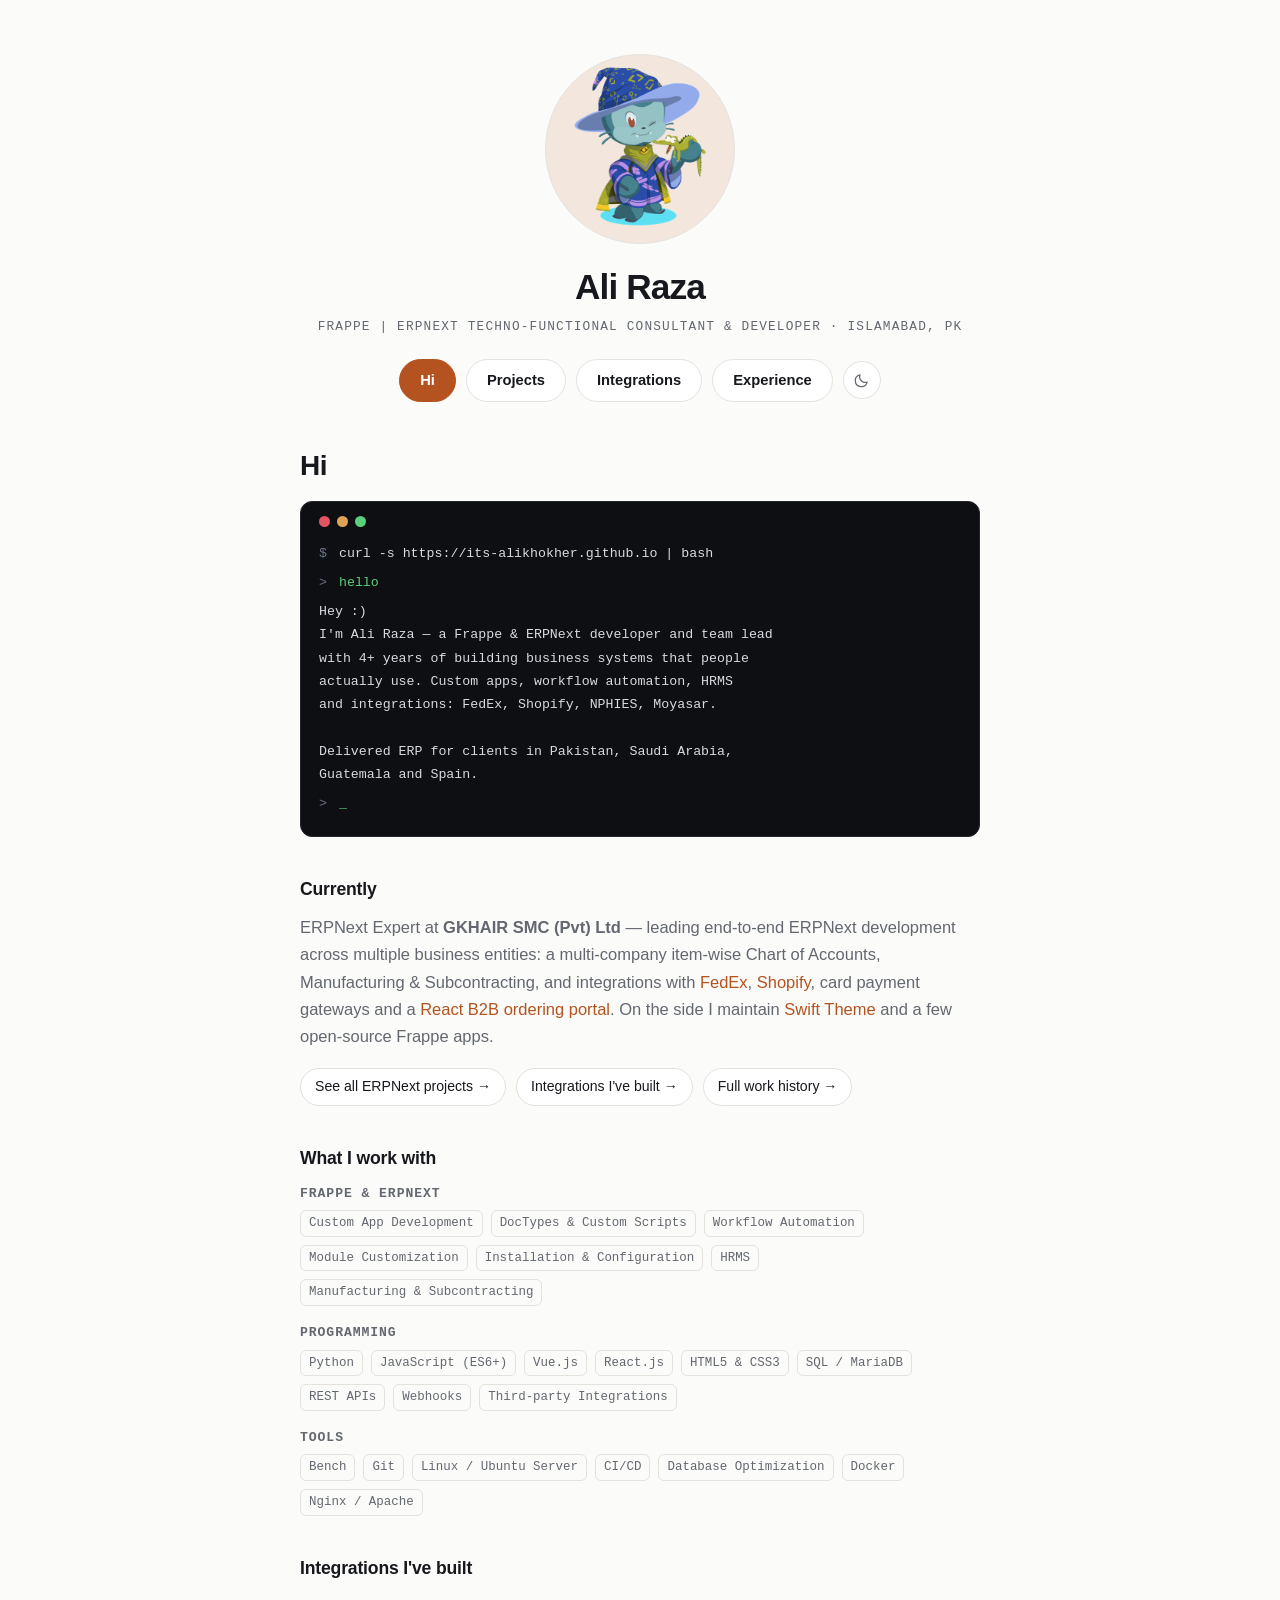
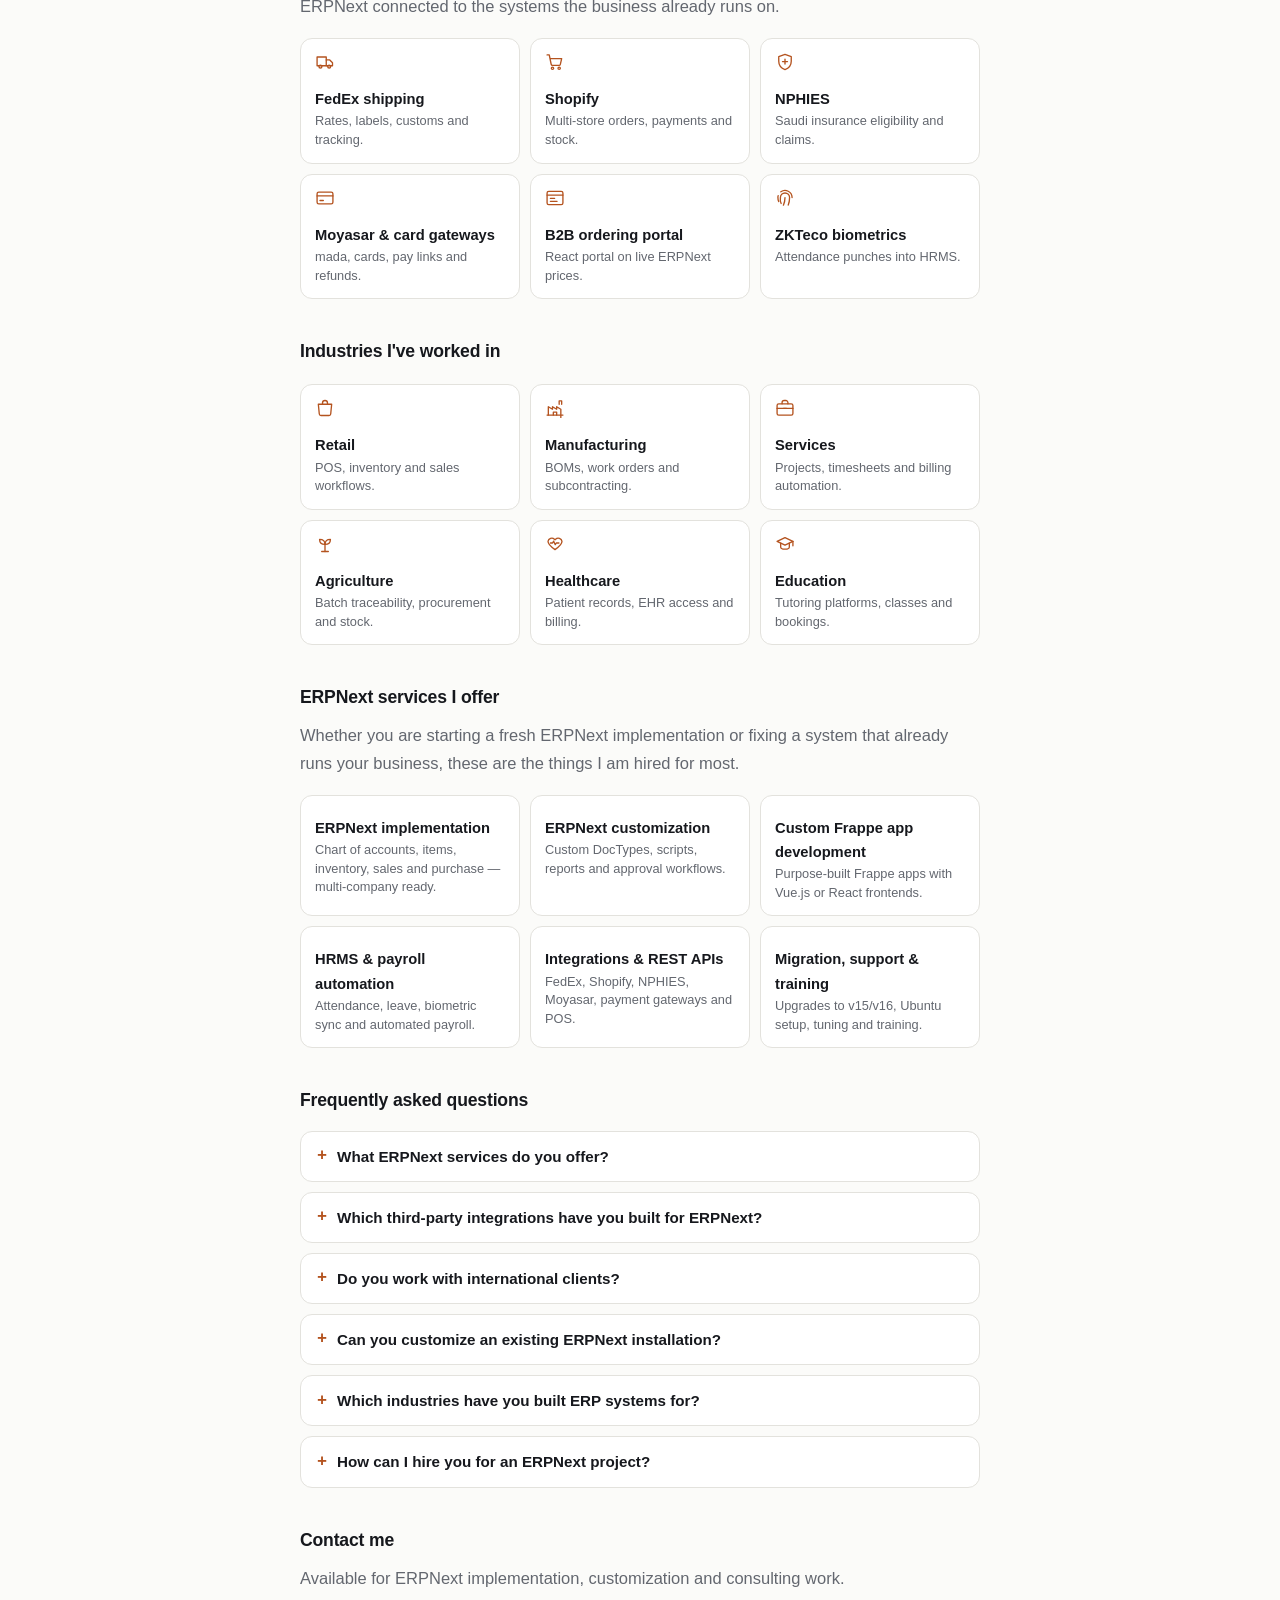
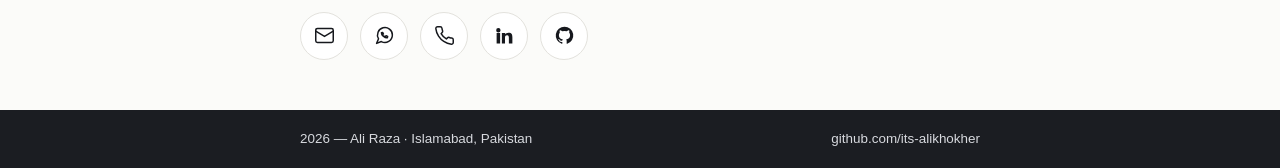
<file: index.html>
<!doctype html>
<html lang="en">
<head>
<meta charset="utf-8">
<meta name="viewport" content="width=device-width, initial-scale=1">
<title>Ali Raza — Frappe &amp; ERPNext Developer in Islamabad, Pakistan</title>
<meta name="description" content="Ali Raza, Frappe &amp; ERPNext developer and team lead in Islamabad. 4+ years of custom ERP apps, HRMS and integrations: FedEx, Shopify, NPHIES, Moyasar.">
<meta name="author" content="Ali Raza">
<meta name="keywords" content="ERPNext developer, Frappe developer, ERPNext consultant Pakistan, ERPNext implementation, ERPNext customization, ERPNext development services, hire ERPNext developer, Frappe app development, custom DocType, ERPNext HRMS, payroll automation, biometric attendance integration, ERPNext POS, ERPNext migration, ERPNext support, ERPNext training, ERPNext v15, ERPNext v16, Frappe Framework, workflow automation, REST API integration, ERPNext integration developer, ERPNext FedEx integration, ERPNext Shopify integration, ERPNext NPHIES integration, NPHIES Saudi Arabia, ERPNext Moyasar, payment gateway integration ERPNext, ERPNext B2B portal, ERPNext customer portal, ERPNext Islamabad, ERPNext Pakistan, ERPNext Saudi Arabia, ERPNext manufacturing, ERPNext retail, ERPNext healthcare, ERPNext education, Python developer, Vue.js, React.js, Ali Raza">
<meta name="robots" content="index, follow, max-image-preview:large, max-snippet:-1">
<meta name="theme-color" content="#101114">
<link rel="canonical" href="https://its-alikhokher.github.io/">

<meta property="og:type" content="profile">
<meta property="og:site_name" content="Ali Raza">
<meta property="og:locale" content="en_US">
<meta property="og:url" content="https://its-alikhokher.github.io/">
<meta property="og:title" content="Ali Raza — Frappe &amp; ERPNext Developer">
<meta property="og:description" content="Team Lead · Techno-Functional Consultant · Frappe &amp; ERPNext developer in Islamabad, Pakistan. Integrations: FedEx, Shopify, NPHIES, Moyasar.">
<meta property="og:image" content="https://its-alikhokher.github.io/assets/ali-raza-erpnext-developer-og.png">
<meta property="og:image:width" content="1200">
<meta property="og:image:height" content="630">
<meta property="og:image:alt" content="Ali Raza — Frappe &amp; ERPNext Developer">
<meta property="profile:first_name" content="Ali">
<meta property="profile:last_name" content="Raza">
<meta name="twitter:card" content="summary_large_image">
<meta name="twitter:title" content="Ali Raza — Frappe &amp; ERPNext Developer">
<meta name="twitter:description" content="Team Lead · Techno-Functional Consultant · Frappe &amp; ERPNext developer in Islamabad, Pakistan. Integrations: FedEx, Shopify, NPHIES, Moyasar.">
<meta name="twitter:image" content="https://its-alikhokher.github.io/assets/ali-raza-erpnext-developer-og.png">

<link rel="icon" type="image/svg+xml" href="assets/favicon.svg">
<link rel="apple-touch-icon" href="/assets/ali-raza-erpnext-developer-icon.png">
<link rel="stylesheet" href="assets/style.css">

<script type="application/ld+json">
{
  "@context": "https://schema.org",
  "@type": "WebSite",
  "@id": "https://its-alikhokher.github.io/#website",
  "url": "https://its-alikhokher.github.io/",
  "name": "Ali Raza — Frappe & ERPNext Developer",
  "inLanguage": "en",
  "publisher": { "@id": "https://its-alikhokher.github.io/#person" }
}
</script>
<script type="application/ld+json">
{
  "@context": "https://schema.org",
  "@type": "ProfilePage",
  "url": "https://its-alikhokher.github.io/",
  "mainEntity": {
    "@type": "Person",
    "@id": "https://its-alikhokher.github.io/#person",
    "name": "Ali Raza",
    "jobTitle": "Frappe & ERPNext Techno-Functional Consultant & Developer",
    "description": "Team Lead and Techno-Functional Consultant with 4+ years of experience implementing, customizing and maintaining ERPNext systems.",
    "image": "https://its-alikhokher.github.io/assets/ali-raza-frappe-erpnext-developer.jpg",
    "email": "mailto:iamaliraza777@gmail.com",
    "telephone": "+92-332-7773477",
    "url": "https://its-alikhokher.github.io/",
    "address": {
      "@type": "PostalAddress",
      "addressLocality": "Islamabad",
      "addressCountry": "PK"
    },
    "worksFor": { "@type": "Organization", "name": "GKHAIR SMC (Pvt) Ltd" },
    "alumniOf": {
      "@type": "CollegeOrUniversity",
      "name": "Government College University Faisalabad"
    },
    "knowsAbout": [
      "Frappe Framework", "ERPNext", "ERPNext HRMS", "Python", "JavaScript",
      "Vue.js", "React.js", "REST API Integration", "Webhooks", "MariaDB", "Workflow Automation",
      "FedEx API Integration", "Shopify Integration", "NPHIES Integration", "Moyasar Payment Gateway",
      "Payment Gateway Integration", "ZKTeco Biometric Integration", "Firebase Cloud Messaging",
      "Retail ERP", "Manufacturing ERP", "Services ERP", "Agriculture ERP", "Healthcare ERP", "Education ERP"
    ],
    "knowsLanguage": ["English", "Urdu"],
    "sameAs": [
      "https://github.com/its-alikhokher",
      "https://www.linkedin.com/in/ali-raza-643520217/"
    ]
  }
}
</script>
<script type="application/ld+json">
{
  "@context": "https://schema.org",
  "@type": "ProfessionalService",
  "name": "Ali Raza — ERPNext & Frappe Development Services",
  "description": "ERPNext implementation, customization, custom Frappe app development, HRMS and payroll setup, third-party integrations (FedEx, Shopify, NPHIES, Moyasar, card payment gateways, ZKTeco), migration, support and training.",
  "url": "https://its-alikhokher.github.io/",
  "image": "https://its-alikhokher.github.io/assets/ali-raza-erpnext-developer-og.png",
  "provider": { "@id": "https://its-alikhokher.github.io/#person" },
  "areaServed": [
    { "@type": "Country", "name": "Pakistan" },
    { "@type": "Country", "name": "Saudi Arabia" },
    { "@type": "Country", "name": "United Arab Emirates" },
    { "@type": "Country", "name": "Spain" },
    { "@type": "Country", "name": "Guatemala" }
  ],
  "serviceType": [
    "ERPNext implementation",
    "ERPNext customization",
    "Custom Frappe app development",
    "ERPNext HRMS and payroll",
    "ERPNext integrations and REST APIs",
    "ERPNext FedEx shipping integration",
    "ERPNext Shopify integration",
    "ERPNext NPHIES integration",
    "Payment gateway integration (Moyasar, card gateways)",
    "ERPNext migration and upgrade",
    "ERPNext support and training"
  ],
  "hasOfferCatalog": {
    "@type": "OfferCatalog",
    "name": "ERPNext services",
    "itemListElement": [
      { "@type": "Offer", "itemOffered": { "@type": "Service", "name": "ERPNext implementation", "description": "End-to-end ERPNext rollout: chart of accounts, item masters, inventory, sales, purchase and accounting setup." } },
      { "@type": "Offer", "itemOffered": { "@type": "Service", "name": "ERPNext customization", "description": "Custom DocTypes, client and server scripts, print formats, reports and multi-level approval workflows." } },
      { "@type": "Offer", "itemOffered": { "@type": "Service", "name": "Custom Frappe app development", "description": "Purpose-built Frappe apps with Vue.js or React frontends." } },
      { "@type": "Offer", "itemOffered": { "@type": "Service", "name": "ERPNext HRMS and payroll", "description": "Attendance, leave management, biometric device integration and automated payroll processing." } },
      { "@type": "Offer", "itemOffered": { "@type": "Service", "name": "ERPNext integrations", "description": "REST API and webhook integrations: FedEx shipping, Shopify multi-store sync, NPHIES insurance claims, Moyasar and card payment gateways, ZKTeco biometrics and B2B ordering portals." } },
      { "@type": "Offer", "itemOffered": { "@type": "Service", "name": "ERPNext migration, support and training", "description": "Version upgrades to ERPNext v15 and v16, server setup on Ubuntu, performance tuning and user training." } }
    ]
  }
}
</script>
<script type="application/ld+json">
{
  "@context": "https://schema.org",
  "@type": "FAQPage",
  "mainEntity": [
    {
      "@type": "Question",
      "name": "What ERPNext services do you offer?",
      "acceptedAnswer": {
        "@type": "Answer",
        "text": "ERPNext implementation and customization, custom Frappe app development, HRMS and payroll setup, biometric attendance integration, POS, shipping, e-commerce and payment integrations, version migration to ERPNext v15 and v16, server setup on Ubuntu, plus ongoing support and user training."
      }
    },
    {
      "@type": "Question",
      "name": "Which third-party integrations have you built for ERPNext?",
      "acceptedAnswer": {
        "@type": "Answer",
        "text": "FedEx shipping (rates, labels, customs and tracking), a multi-store Shopify connector, NPHIES insurance eligibility, pre-authorization and claims for a Saudi clinic, Moyasar and card payment gateways, a React B2B ordering portal, ZKTeco biometric attendance and Firebase push notifications."
      }
    },
    {
      "@type": "Question",
      "name": "Do you work with international clients?",
      "acceptedAnswer": {
        "@type": "Answer",
        "text": "Yes. I have delivered ERPNext projects for clients in Pakistan, Saudi Arabia, Guatemala and Spain, including bilingual Arabic/English and Spanish/English systems, and I work remotely across time zones."
      }
    },
    {
      "@type": "Question",
      "name": "Can you customize an existing ERPNext installation?",
      "acceptedAnswer": {
        "@type": "Answer",
        "text": "Yes. I work on running ERPNext instances — adding custom DocTypes, workflows, reports and integrations, fixing performance issues, and upgrading older versions to ERPNext v15 or v16 without losing customizations."
      }
    },
    {
      "@type": "Question",
      "name": "Which industries have you built ERP systems for?",
      "acceptedAnswer": {
        "@type": "Answer",
        "text": "Retail and wholesale, manufacturing and subcontracting, professional services, agriculture, education and online tutoring, healthcare and clinic management, government and municipal operations, and non-profit HR platforms."
      }
    },
    {
      "@type": "Question",
      "name": "How can I hire you for an ERPNext project?",
      "acceptedAnswer": {
        "@type": "Answer",
        "text": "Email iamaliraza777@gmail.com or message +92 332 7773477 on WhatsApp with a short description of your business process. I reply with a scope, timeline and estimate before any work starts."
      }
    }
  ]
}
</script>
</head>
<body>

<header class="site-head">
  <div class="wrap">
    <div class="avatar-flip" tabindex="0" aria-label="Ali Raza">
      <div class="faces">
        <img class="front" src="assets/ali-raza-octocat-avatar.png" alt="Ali Raza — octocat avatar, hover for photo" width="200" height="200">
        <img class="back" src="assets/ali-raza-frappe-erpnext-developer.jpg" alt="Ali Raza — Frappe and ERPNext developer in Islamabad, Pakistan" width="200" height="200">
      </div>
    </div>
    <p class="site-name"><a href="./">Ali Raza</a></p>
    <p class="site-role">Frappe | ERPNext Techno-Functional Consultant &amp; Developer · Islamabad, PK</p>
    <nav class="site-nav">
      <ul>
        <li><a href="./" class="active" aria-current="page">Hi</a></li>
        <li><a href="projects/">Projects</a></li>
        <li><a href="integrations/">Integrations</a></li>
        <li><a href="experience/">Experience</a></li>
        <li><button id="theme-toggle" type="button" aria-label="Toggle theme"></button></li>
      </ul>
    </nav>
  </div>
</header>

<main>
  <div class="wrap">

    <h1>Hi<span class="visually-hidden"> — I'm Ali Raza, a Frappe &amp; ERPNext developer</span></h1>

    <div class="terminal">
      <div class="bar" aria-hidden="true"><i></i><i></i><i></i></div>
      <pre data-prefix="$"><code>curl -s https://its-alikhokher.github.io | bash</code></pre>
      <pre data-prefix="&gt;"><code class="ok">hello</code></pre>
      <pre><code>Hey :)
I'm Ali Raza — a Frappe &amp; ERPNext developer and team lead
with 4+ years of building business systems that people
actually use. Custom apps, workflow automation, HRMS
and integrations: FedEx, Shopify, NPHIES, Moyasar.

Delivered ERP for clients in Pakistan, Saudi Arabia,
Guatemala and Spain.</code></pre>
      <pre data-prefix="&gt;"><code class="ok cursor"></code></pre>
    </div>

    <h2>Currently</h2>
    <p class="lede">
      ERPNext Expert at <strong>GKHAIR SMC (Pvt) Ltd</strong> — leading end-to-end ERPNext
      development across multiple business entities: a multi-company item-wise Chart of Accounts,
      Manufacturing &amp; Subcontracting, and integrations with
      <a href="integrations/#fedex">FedEx</a>, <a href="integrations/#shopify">Shopify</a>,
      card payment gateways and a <a href="integrations/#b2b-portal">React B2B ordering portal</a>.
      On the side I maintain
      <a href="https://github.com/its-alikhokher/swift_theme" rel="noopener">Swift Theme</a>
      and a few open-source Frappe apps.
    </p>
    <ul class="links">
      <li><a href="projects/">See all ERPNext projects →</a></li>
      <li><a href="integrations/">Integrations I've built →</a></li>
      <li><a href="experience/">Full work history →</a></li>
    </ul>

    <h2>What I work with</h2>

    <div class="skill-group">
      <h3>Frappe &amp; ERPNext</h3>
      <ul class="stack">
        <li>Custom App Development</li><li>DocTypes &amp; Custom Scripts</li>
        <li>Workflow Automation</li><li>Module Customization</li>
        <li>Installation &amp; Configuration</li><li>HRMS</li><li>Manufacturing &amp; Subcontracting</li>
      </ul>
    </div>

    <div class="skill-group">
      <h3>Programming</h3>
      <ul class="stack">
        <li>Python</li><li>JavaScript (ES6+)</li><li>Vue.js</li><li>React.js</li>
        <li>HTML5 &amp; CSS3</li><li>SQL / MariaDB</li><li>REST APIs</li><li>Webhooks</li><li>Third-party Integrations</li>
      </ul>
    </div>

    <div class="skill-group">
      <h3>Tools</h3>
      <ul class="stack">
        <li>Bench</li><li>Git</li><li>Linux / Ubuntu Server</li><li>CI/CD</li>
        <li>Database Optimization</li><li>Docker</li><li>Nginx / Apache</li>
      </ul>
    </div>

    <h2>Integrations I've built</h2>
    <p class="lede">ERPNext connected to the systems the business already runs on.</p>
    <ul class="industries">
      <li><a class="industry" href="integrations/#fedex">
        <svg viewBox="0 0 24 24" aria-hidden="true"><path d="M2.5 6h11v10.5h-11z"/><path d="M13.5 9.5h4.2l3.3 3.4v3.6h-7.5"/><circle cx="6.5" cy="17.5" r="1.8"/><circle cx="17" cy="17.5" r="1.8"/></svg>
        <strong>FedEx shipping</strong><span>Rates, labels, customs and tracking.</span>
      </a></li>
      <li><a class="industry" href="integrations/#shopify">
        <svg viewBox="0 0 24 24" aria-hidden="true"><circle cx="9" cy="19.5" r="1.4"/><circle cx="17" cy="19.5" r="1.4"/><path d="M2.5 3.5h2.6l2.3 11.2a1.6 1.6 0 0 0 1.6 1.3h7.8a1.6 1.6 0 0 0 1.6-1.2l1.6-6.8H6.2"/></svg>
        <strong>Shopify</strong><span>Multi-store orders, payments and stock.</span>
      </a></li>
      <li><a class="industry" href="integrations/#nphies">
        <svg viewBox="0 0 24 24" aria-hidden="true"><path d="M12 2.8 4.5 5.6v5.6c0 4.6 3.2 8.4 7.5 9.9 4.3-1.5 7.5-5.3 7.5-9.9V5.6z"/><path d="M12 8.5v6M9 11.5h6"/></svg>
        <strong>NPHIES</strong><span>Saudi insurance eligibility and claims.</span>
      </a></li>
      <li><a class="industry" href="integrations/#moyasar">
        <svg viewBox="0 0 24 24" aria-hidden="true"><rect x="2.5" y="5" width="19" height="14" rx="2"/><path d="M2.5 9.5h19"/><path d="M6 15h4"/></svg>
        <strong>Moyasar &amp; card gateways</strong><span>mada, cards, pay links and refunds.</span>
      </a></li>
      <li><a class="industry" href="integrations/#b2b-portal">
        <svg viewBox="0 0 24 24" aria-hidden="true"><rect x="2.5" y="4" width="19" height="16" rx="2"/><path d="M2.5 8.5h19"/><path d="M6.5 12.5h5M6.5 16h8"/></svg>
        <strong>B2B ordering portal</strong><span>React portal on live ERPNext prices.</span>
      </a></li>
      <li><a class="industry" href="integrations/#zkteco">
        <svg viewBox="0 0 24 24" aria-hidden="true"><path d="M7 4.6A8.5 8.5 0 0 1 20.5 11.5"/><path d="M3.8 9.2a8.4 8.4 0 0 0-.3 2.3c0 1.8.3 3.3.9 4.8"/><path d="M7.4 18.6A12 12 0 0 1 6.5 11.5a5.5 5.5 0 0 1 11 0c0 3.2-.5 6.3-1.6 9"/><path d="M12 11.5c0 3.3-.6 6.4-1.9 9.1"/></svg>
        <strong>ZKTeco biometrics</strong><span>Attendance punches into HRMS.</span>
      </a></li>
    </ul>

    <h2>Industries I've worked in</h2>
    <ul class="industries">
      <li class="industry">
        <svg viewBox="0 0 24 24" role="img" aria-label="Retail"><path d="M4 7.5h16l-1.15 11.7a2 2 0 0 1-2 1.8H7.15a2 2 0 0 1-2-1.8z"/><path d="M9 7.5V6a3 3 0 0 1 6 0v1.5"/></svg>
        <strong>Retail</strong>
        <span>POS, inventory and sales workflows.</span>
      </li>
      <li class="industry">
        <svg viewBox="0 0 24 24" role="img" aria-label="Manufacturing"><path d="M2.5 20.5h19"/><path d="M4 20.5V10.5l5 3v-3l5 3v-3l5 3v10"/><path d="M17 7.5v-4h3v4"/><path d="M10 20.5v-3.5h4v3.5"/></svg>
        <strong>Manufacturing</strong>
        <span>BOMs, work orders and subcontracting.</span>
      </li>
      <li class="industry">
        <svg viewBox="0 0 24 24" role="img" aria-label="Services"><rect x="2.5" y="7" width="19" height="13.5" rx="2"/><path d="M8.5 7V5.5A2.5 2.5 0 0 1 11 3h2a2.5 2.5 0 0 1 2.5 2.5V7"/><path d="M2.5 12.5h19"/><path d="M10.25 12.5h3.5"/></svg>
        <strong>Services</strong>
        <span>Projects, timesheets and billing automation.</span>
      </li>
      <li class="industry">
        <svg viewBox="0 0 24 24" role="img" aria-label="Agriculture"><path d="M12 21v-8.5"/><path d="M12 12.5C12 8.9 9.3 6.5 5.5 6.5c0 3.7 2.4 6 6.5 6z"/><path d="M12 12.5c0-3.6 2.7-6 6.5-6 0 3.7-2.4 6-6.5 6z"/><path d="M8 21h8"/></svg>
        <strong>Agriculture</strong>
        <span>Batch traceability, procurement and stock.</span>
      </li>
      <li class="industry">
        <svg viewBox="0 0 24 24" role="img" aria-label="Healthcare"><path d="M20.4 8.8a4.6 4.6 0 0 0-7.7-2.6L12 7l-.7-.8A4.6 4.6 0 0 0 3.6 8.8c0 4.3 8.4 9.9 8.4 9.9s8.4-5.6 8.4-9.9z"/><path d="M6.5 10.8h2.6L10.4 8.6l1.9 4.2 1.2-2h3.2"/></svg>
        <strong>Healthcare</strong>
        <span>Patient records, EHR access and billing.</span>
      </li>
      <li class="industry">
        <svg viewBox="0 0 24 24" role="img" aria-label="Education"><path d="M2.5 8.8 12 4.3l9.5 4.5L12 13.3 2.5 8.8z"/><path d="M6.8 11v4.6c0 1.4 2.3 2.6 5.2 2.6s5.2-1.2 5.2-2.6V11"/><path d="M21.5 8.8v5.4"/></svg>
        <strong>Education</strong>
        <span>Tutoring platforms, classes and bookings.</span>
      </li>
    </ul>

    <h2>ERPNext services I offer</h2>
    <p class="lede">
      Whether you are starting a fresh ERPNext implementation or fixing a system that
      already runs your business, these are the things I am hired for most.
    </p>
    <ul class="industries">
      <li class="industry">
        <strong>ERPNext implementation</strong>
        <span>Chart of accounts, items, inventory, sales and purchase — multi-company ready.</span>
      </li>
      <li class="industry">
        <strong>ERPNext customization</strong>
        <span>Custom DocTypes, scripts, reports and approval workflows.</span>
      </li>
      <li class="industry">
        <strong>Custom Frappe app development</strong>
        <span>Purpose-built Frappe apps with Vue.js or React frontends.</span>
      </li>
      <li class="industry">
        <strong>HRMS &amp; payroll automation</strong>
        <span>Attendance, leave, biometric sync and automated payroll.</span>
      </li>
      <li class="industry">
        <strong>Integrations &amp; REST APIs</strong>
        <span>FedEx, Shopify, NPHIES, Moyasar, payment gateways and POS.</span>
      </li>
      <li class="industry">
        <strong>Migration, support &amp; training</strong>
        <span>Upgrades to v15/v16, Ubuntu setup, tuning and training.</span>
      </li>
    </ul>

    <h2>Frequently asked questions</h2>
    <div class="faq">
      <details>
        <summary>What ERPNext services do you offer?</summary>
        <p>ERPNext implementation and customization, custom Frappe app development, HRMS and
        payroll setup, biometric attendance integration, POS, shipping, e-commerce and payment
        integrations, version migration to ERPNext v15 and v16, server setup on Ubuntu, plus
        ongoing support and user training.</p>
      </details>
      <details>
        <summary>Which third-party integrations have you built for ERPNext?</summary>
        <p><a href="integrations/#fedex">FedEx shipping</a> (rates, labels, customs and tracking),
        a <a href="integrations/#shopify">multi-store Shopify connector</a>,
        <a href="integrations/#nphies">NPHIES</a> insurance eligibility, pre-authorization and claims
        for a Saudi clinic, <a href="integrations/#moyasar">Moyasar</a> and card payment gateways,
        a React B2B ordering portal, ZKTeco biometric attendance and Firebase push notifications.</p>
      </details>
      <details>
        <summary>Do you work with international clients?</summary>
        <p>Yes. I have delivered ERPNext projects for clients in Pakistan, Saudi Arabia,
        Guatemala and Spain — including bilingual Arabic/English and Spanish/English systems —
        and I work remotely across time zones.</p>
      </details>
      <details>
        <summary>Can you customize an existing ERPNext installation?</summary>
        <p>Yes. I work on running ERPNext instances: adding custom DocTypes, workflows, reports
        and integrations, fixing performance issues, and upgrading older versions to ERPNext
        v15 or v16 without losing customizations.</p>
      </details>
      <details>
        <summary>Which industries have you built ERP systems for?</summary>
        <p>Retail and wholesale, manufacturing and subcontracting, professional services,
        agriculture, education and online tutoring, healthcare and clinic management,
        government and municipal operations, and non-profit HR platforms.</p>
      </details>
      <details>
        <summary>How can I hire you for an ERPNext project?</summary>
        <p>Email <a href="mailto:iamaliraza777@gmail.com">iamaliraza777@gmail.com</a> or message
        <a href="https://wa.me/923327773477" rel="noopener">+92 332 7773477</a> on WhatsApp with a
        short description of your business process. I reply with a scope, timeline and estimate
        before any work starts.</p>
      </details>
    </div>

    <h2>Contact me</h2>
    <p class="lede">Available for ERPNext implementation, customization and consulting work.</p>
    <ul class="contact-icons">
      <li>
        <a href="mailto:iamaliraza777@gmail.com" data-tip="iamaliraza777@gmail.com" aria-label="Email: iamaliraza777@gmail.com">
          <svg viewBox="0 0 24 24" aria-hidden="true"><rect x="2" y="4" width="20" height="16" rx="2"/><path d="m2 7 10 6 10-6"/></svg>
          <span class="visually-hidden">iamaliraza777@gmail.com</span>
        </a>
      </li>
      <li>
        <a href="https://wa.me/923327773477" rel="noopener" data-tip="WhatsApp: +92 332 7773477" aria-label="WhatsApp: +92 332 7773477">
          <svg viewBox="0 0 24 24" aria-hidden="true"><path d="M21 11.5a8.5 8.5 0 0 1-12.6 7.4L3 21l2.2-5.2A8.5 8.5 0 1 1 21 11.5z"/><path d="M8.6 9.2c.3 2.2 2 3.9 4.2 4.2l1-1.2 1.8.8-.3 1.5c-2.9.5-6.3-2.6-6.8-5.6l1.5-.4.8 1.8z"/></svg>
          <span class="visually-hidden">WhatsApp +92 332 7773477</span>
        </a>
      </li>
      <li>
        <a href="tel:+923327773477" data-tip="+92 332 7773477" aria-label="Phone: +92 332 7773477">
          <svg viewBox="0 0 24 24" aria-hidden="true"><path d="M22 16.9v3a2 2 0 0 1-2.2 2 19.8 19.8 0 0 1-8.6-3.1 19.5 19.5 0 0 1-6-6A19.8 19.8 0 0 1 2.1 4.2 2 2 0 0 1 4.1 2h3a2 2 0 0 1 2 1.7c.1 1 .4 1.9.7 2.8a2 2 0 0 1-.5 2.1L8.1 9.9a16 16 0 0 0 6 6l1.3-1.2a2 2 0 0 1 2.1-.5c.9.3 1.8.6 2.8.7a2 2 0 0 1 1.7 2z"/></svg>
          <span class="visually-hidden">+92 332 7773477</span>
        </a>
      </li>
      <li>
        <a href="https://www.linkedin.com/in/ali-raza-643520217/" rel="me noopener" data-tip="linkedin.com/in/ali-raza-643520217" aria-label="LinkedIn profile">
          <svg viewBox="0 0 24 24" class="filled" aria-hidden="true"><path d="M4.98 3.5a2.5 2.5 0 1 1 0 5 2.5 2.5 0 0 1 0-5zM3 9h4v12H3zM9 9h3.8v1.7h.05c.53-.95 1.83-1.95 3.75-1.95C20.4 8.75 21 11 21 14.1V21h-4v-6.1c0-1.45-.03-3.3-2.05-3.3-2.05 0-2.37 1.57-2.37 3.2V21H9z"/></svg>
          <span class="visually-hidden">LinkedIn</span>
        </a>
      </li>
      <li>
        <a href="https://github.com/its-alikhokher" rel="me noopener" data-tip="github.com/its-alikhokher" aria-label="GitHub profile">
          <svg viewBox="0 0 24 24" class="filled" aria-hidden="true"><path d="M12 2a10 10 0 0 0-3.16 19.49c.5.09.68-.22.68-.48l-.01-1.7c-2.78.6-3.37-1.34-3.37-1.34-.45-1.16-1.11-1.47-1.11-1.47-.91-.62.07-.6.07-.6 1 .07 1.53 1.03 1.53 1.03.9 1.53 2.34 1.09 2.91.83.09-.65.35-1.09.63-1.34-2.22-.25-4.56-1.11-4.56-4.95 0-1.09.39-1.99 1.03-2.69-.1-.25-.45-1.27.1-2.65 0 0 .84-.27 2.75 1.03a9.5 9.5 0 0 1 5 0c1.91-1.3 2.75-1.03 2.75-1.03.55 1.38.2 2.4.1 2.65.64.7 1.03 1.6 1.03 2.69 0 3.85-2.34 4.7-4.57 4.95.36.31.68.92.68 1.85l-.01 2.75c0 .27.18.58.69.48A10 10 0 0 0 12 2z"/></svg>
          <span class="visually-hidden">GitHub</span>
        </a>
      </li>
    </ul>

  </div>
</main>

<footer>
  <div class="wrap">
    <span><span id="year">2026</span> — Ali Raza · Islamabad, Pakistan</span>
    <span><a href="https://github.com/its-alikhokher" rel="me noopener">github.com/its-alikhokher</a></span>
  </div>
</footer>

<script>document.getElementById("year").textContent = new Date().getFullYear();</script>
<script src="assets/site.js"></script>
</body>
</html>
</file>
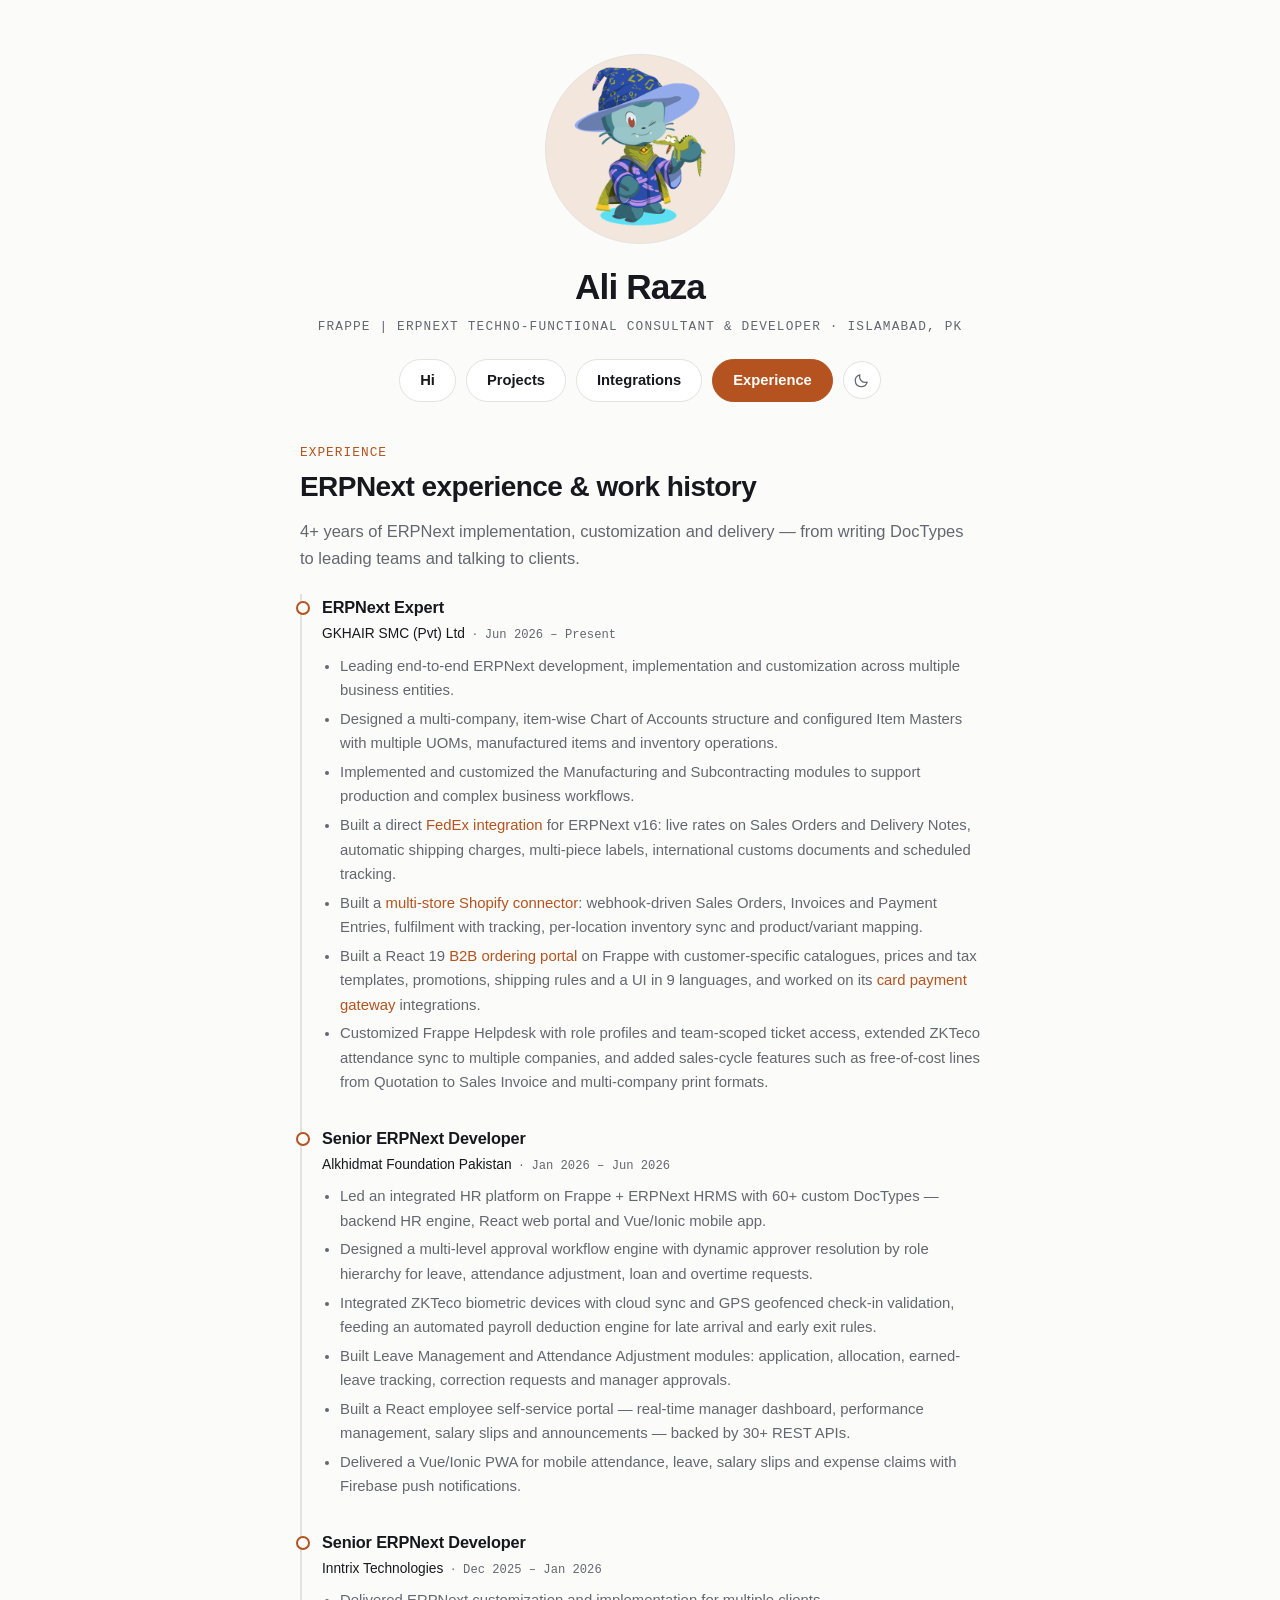
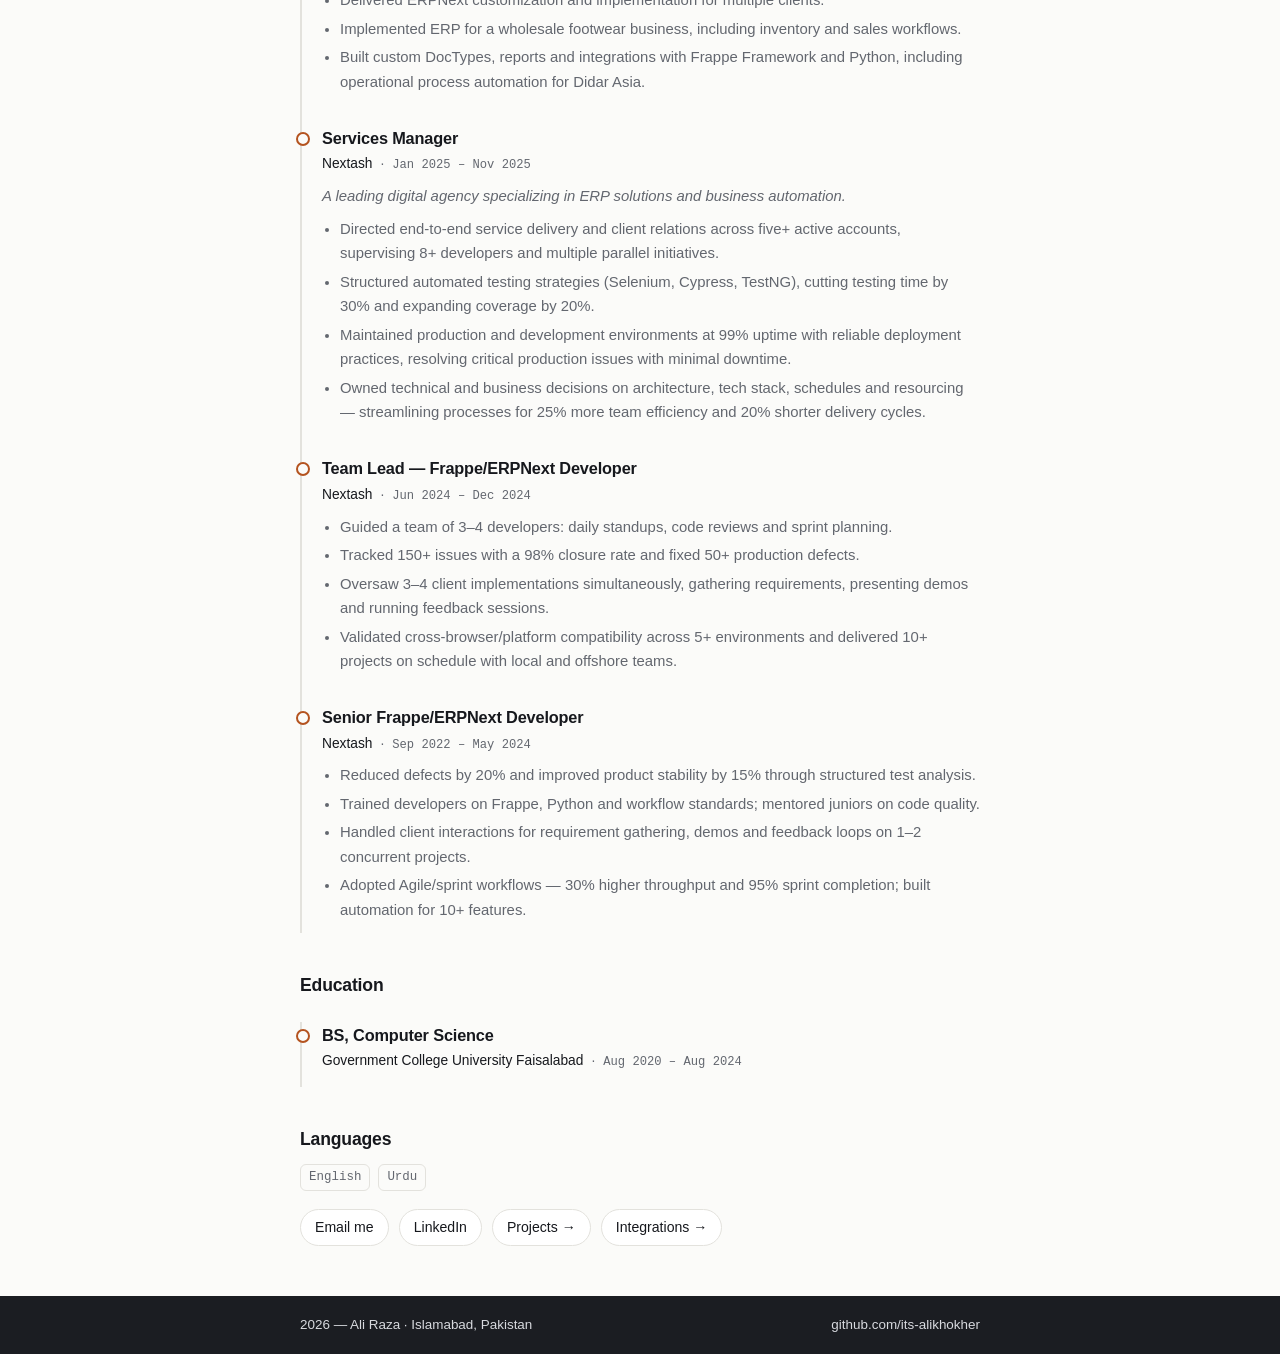
<file: experience/index.html>
<!doctype html>
<html lang="en">
<head>
<meta charset="utf-8">
<meta name="viewport" content="width=device-width, initial-scale=1">
<title>Experience — Ali Raza, ERPNext Developer &amp; Team Lead</title>
<meta name="description" content="Work history of Ali Raza: ERPNext Expert at GKHAIR (FedEx, Shopify, payment integrations), Senior ERPNext Developer at Alkhidmat and Inntrix, lead at Nextash.">
<meta name="author" content="Ali Raza">
<meta name="keywords" content="ERPNext developer experience, senior ERPNext developer, ERPNext team lead, techno-functional consultant, Frappe developer resume, ERPNext CV, ERPNext expert Islamabad, Alkhidmat ERPNext, Nextash ERPNext, GKHAIR ERPNext, ERPNext integration developer, FedEx Shopify ERPNext developer, hire ERPNext consultant">
<meta name="robots" content="index, follow, max-image-preview:large, max-snippet:-1">
<meta name="theme-color" content="#101114">
<link rel="canonical" href="https://its-alikhokher.github.io/experience/">

<meta property="og:type" content="profile">
<meta property="og:site_name" content="Ali Raza">
<meta property="og:locale" content="en_US">
<meta property="og:url" content="https://its-alikhokher.github.io/experience/">
<meta property="og:title" content="Experience — Ali Raza, ERPNext Developer &amp; Team Lead">
<meta property="og:description" content="4+ years building and leading Frappe/ERPNext implementations across healthcare, government, HR and manufacturing.">
<meta property="og:image" content="https://its-alikhokher.github.io/assets/ali-raza-erpnext-developer-og.png">
<meta property="og:image:width" content="1200">
<meta property="og:image:height" content="630">
<meta name="twitter:card" content="summary_large_image">
<meta name="twitter:title" content="Experience — Ali Raza, ERPNext Developer &amp; Team Lead">
<meta name="twitter:description" content="4+ years building and leading Frappe/ERPNext implementations.">
<meta name="twitter:image" content="https://its-alikhokher.github.io/assets/ali-raza-erpnext-developer-og.png">

<link rel="icon" type="image/svg+xml" href="../assets/favicon.svg">
<link rel="apple-touch-icon" href="/assets/ali-raza-erpnext-developer-icon.png">
<link rel="stylesheet" href="../assets/style.css">

<script type="application/ld+json">
{
  "@context": "https://schema.org",
  "@type": "BreadcrumbList",
  "itemListElement": [
    { "@type": "ListItem", "position": 1, "name": "Home", "item": "https://its-alikhokher.github.io/" },
    { "@type": "ListItem", "position": 2, "name": "Experience", "item": "https://its-alikhokher.github.io/experience/" }
  ]
}
</script>
<script type="application/ld+json">
{
  "@context": "https://schema.org",
  "@type": "Person",
  "@id": "https://its-alikhokher.github.io/#person",
  "name": "Ali Raza",
  "jobTitle": "ERPNext Expert",
  "hasOccupation": [
    {
      "@type": "Occupation",
      "name": "ERPNext Expert",
      "occupationLocation": { "@type": "City", "name": "Islamabad" },
      "skills": "Frappe Framework, ERPNext, Manufacturing, Subcontracting, Chart of Accounts, FedEx API, Shopify API, Payment Gateways, React.js, Frappe Helpdesk"
    },
    {
      "@type": "Occupation",
      "name": "Senior ERPNext Developer",
      "skills": "ERPNext HRMS, Python, React.js, Vue.js, Ionic, REST APIs, Biometric Integration"
    },
    {
      "@type": "Occupation",
      "name": "Services Manager",
      "skills": "Service delivery, Team leadership, QA automation, Selenium, Cypress, CI/CD"
    }
  ],
  "alumniOf": {
    "@type": "CollegeOrUniversity",
    "name": "Government College University Faisalabad"
  },
  "worksFor": { "@type": "Organization", "name": "GKHAIR SMC (Pvt) Ltd" },
  "sameAs": [
    "https://github.com/its-alikhokher",
    "https://www.linkedin.com/in/ali-raza-643520217/"
  ]
}
</script>
</head>
<body>

<header class="site-head">
  <div class="wrap">
    <div class="avatar-flip" tabindex="0" aria-label="Ali Raza">
      <div class="faces">
        <img class="front" src="../assets/ali-raza-octocat-avatar.png" alt="Ali Raza — octocat avatar, hover for photo" width="200" height="200">
        <img class="back" src="../assets/ali-raza-frappe-erpnext-developer.jpg" alt="Ali Raza — Frappe and ERPNext developer in Islamabad, Pakistan" width="200" height="200">
      </div>
    </div>
    <p class="site-name"><a href="../">Ali Raza</a></p>
    <p class="site-role">Frappe | ERPNext Techno-Functional Consultant &amp; Developer · Islamabad, PK</p>
    <nav class="site-nav">
      <ul>
        <li><a href="../">Hi</a></li>
        <li><a href="../projects/">Projects</a></li>
        <li><a href="../integrations/">Integrations</a></li>
        <li><a href="./" class="active" aria-current="page">Experience</a></li>
        <li><button id="theme-toggle" type="button" aria-label="Toggle theme"></button></li>
      </ul>
    </nav>
  </div>
</header>

<main>
  <div class="wrap">

    <p class="tagline">Experience</p>
    <h1>ERPNext experience &amp; work history</h1>
    <p class="lede">
      4+ years of ERPNext implementation, customization and delivery — from writing DocTypes
      to leading teams and talking to clients.
    </p>

    <div class="timeline">

      <div class="job">
        <h3>ERPNext Expert</h3>
        <div class="meta"><span class="where">GKHAIR SMC (Pvt) Ltd</span> · <span class="date">Jun 2026 – Present</span></div>
        <ul>
          <li>Leading end-to-end ERPNext development, implementation and customization across multiple business entities.</li>
          <li>Designed a multi-company, item-wise Chart of Accounts structure and configured Item Masters with multiple UOMs, manufactured items and inventory operations.</li>
          <li>Implemented and customized the Manufacturing and Subcontracting modules to support production and complex business workflows.</li>
          <li>Built a direct <a href="../integrations/#fedex">FedEx integration</a> for ERPNext v16: live rates on Sales Orders and Delivery Notes, automatic shipping charges, multi-piece labels, international customs documents and scheduled tracking.</li>
          <li>Built a <a href="../integrations/#shopify">multi-store Shopify connector</a>: webhook-driven Sales Orders, Invoices and Payment Entries, fulfilment with tracking, per-location inventory sync and product/variant mapping.</li>
          <li>Built a React 19 <a href="../integrations/#b2b-portal">B2B ordering portal</a> on Frappe with customer-specific catalogues, prices and tax templates, promotions, shipping rules and a UI in 9 languages, and worked on its <a href="../integrations/#card-gateways">card payment gateway</a> integrations.</li>
          <li>Customized Frappe Helpdesk with role profiles and team-scoped ticket access, extended ZKTeco attendance sync to multiple companies, and added sales-cycle features such as free-of-cost lines from Quotation to Sales Invoice and multi-company print formats.</li>
        </ul>
      </div>

      <div class="job">
        <h3>Senior ERPNext Developer</h3>
        <div class="meta"><span class="where">Alkhidmat Foundation Pakistan</span> · <span class="date">Jan 2026 – Jun 2026</span></div>
        <ul>
          <li>Led an integrated HR platform on Frappe + ERPNext HRMS with 60+ custom DocTypes — backend HR engine, React web portal and Vue/Ionic mobile app.</li>
          <li>Designed a multi-level approval workflow engine with dynamic approver resolution by role hierarchy for leave, attendance adjustment, loan and overtime requests.</li>
          <li>Integrated ZKTeco biometric devices with cloud sync and GPS geofenced check-in validation, feeding an automated payroll deduction engine for late arrival and early exit rules.</li>
          <li>Built Leave Management and Attendance Adjustment modules: application, allocation, earned-leave tracking, correction requests and manager approvals.</li>
          <li>Built a React employee self-service portal — real-time manager dashboard, performance management, salary slips and announcements — backed by 30+ REST APIs.</li>
          <li>Delivered a Vue/Ionic PWA for mobile attendance, leave, salary slips and expense claims with Firebase push notifications.</li>
        </ul>
      </div>

      <div class="job">
        <h3>Senior ERPNext Developer</h3>
        <div class="meta"><span class="where">Inntrix Technologies</span> · <span class="date">Dec 2025 – Jan 2026</span></div>
        <ul>
          <li>Delivered ERPNext customization and implementation for multiple clients.</li>
          <li>Implemented ERP for a wholesale footwear business, including inventory and sales workflows.</li>
          <li>Built custom DocTypes, reports and integrations with Frappe Framework and Python, including operational process automation for Didar Asia.</li>
        </ul>
      </div>

      <div class="job">
        <h3>Services Manager</h3>
        <div class="meta"><span class="where">Nextash</span> · <span class="date">Jan 2025 – Nov 2025</span></div>
        <p class="role-note">A leading digital agency specializing in ERP solutions and business automation.</p>
        <ul>
          <li>Directed end-to-end service delivery and client relations across five+ active accounts, supervising 8+ developers and multiple parallel initiatives.</li>
          <li>Structured automated testing strategies (Selenium, Cypress, TestNG), cutting testing time by 30% and expanding coverage by 20%.</li>
          <li>Maintained production and development environments at 99% uptime with reliable deployment practices, resolving critical production issues with minimal downtime.</li>
          <li>Owned technical and business decisions on architecture, tech stack, schedules and resourcing — streamlining processes for 25% more team efficiency and 20% shorter delivery cycles.</li>
        </ul>
      </div>

      <div class="job">
        <h3>Team Lead — Frappe/ERPNext Developer</h3>
        <div class="meta"><span class="where">Nextash</span> · <span class="date">Jun 2024 – Dec 2024</span></div>
        <ul>
          <li>Guided a team of 3–4 developers: daily standups, code reviews and sprint planning.</li>
          <li>Tracked 150+ issues with a 98% closure rate and fixed 50+ production defects.</li>
          <li>Oversaw 3–4 client implementations simultaneously, gathering requirements, presenting demos and running feedback sessions.</li>
          <li>Validated cross-browser/platform compatibility across 5+ environments and delivered 10+ projects on schedule with local and offshore teams.</li>
        </ul>
      </div>

      <div class="job">
        <h3>Senior Frappe/ERPNext Developer</h3>
        <div class="meta"><span class="where">Nextash</span> · <span class="date">Sep 2022 – May 2024</span></div>
        <ul>
          <li>Reduced defects by 20% and improved product stability by 15% through structured test analysis.</li>
          <li>Trained developers on Frappe, Python and workflow standards; mentored juniors on code quality.</li>
          <li>Handled client interactions for requirement gathering, demos and feedback loops on 1–2 concurrent projects.</li>
          <li>Adopted Agile/sprint workflows — 30% higher throughput and 95% sprint completion; built automation for 10+ features.</li>
        </ul>
      </div>

    </div>

    <h2>Education</h2>
    <div class="timeline">
      <div class="job">
        <h3>BS, Computer Science</h3>
        <div class="meta"><span class="where">Government College University Faisalabad</span> · <span class="date">Aug 2020 – Aug 2024</span></div>
      </div>
    </div>

    <h2>Languages</h2>
    <ul class="stack"><li>English</li><li>Urdu</li></ul>


    <ul class="links">
      <li><a href="mailto:iamaliraza777@gmail.com">Email me</a></li>
      <li><a href="https://www.linkedin.com/in/ali-raza-643520217/" rel="noopener">LinkedIn</a></li>
      <li><a href="../projects/">Projects →</a></li>
      <li><a href="../integrations/">Integrations →</a></li>
    </ul>
  </div>
</main>

<footer>
  <div class="wrap">
    <span><span id="year">2026</span> — Ali Raza · Islamabad, Pakistan</span>
    <span><a href="https://github.com/its-alikhokher" rel="me noopener">github.com/its-alikhokher</a></span>
  </div>
</footer>
<script>document.getElementById("year").textContent = new Date().getFullYear();</script>
<script src="../assets/site.js"></script>
</body>
</html>
</file>
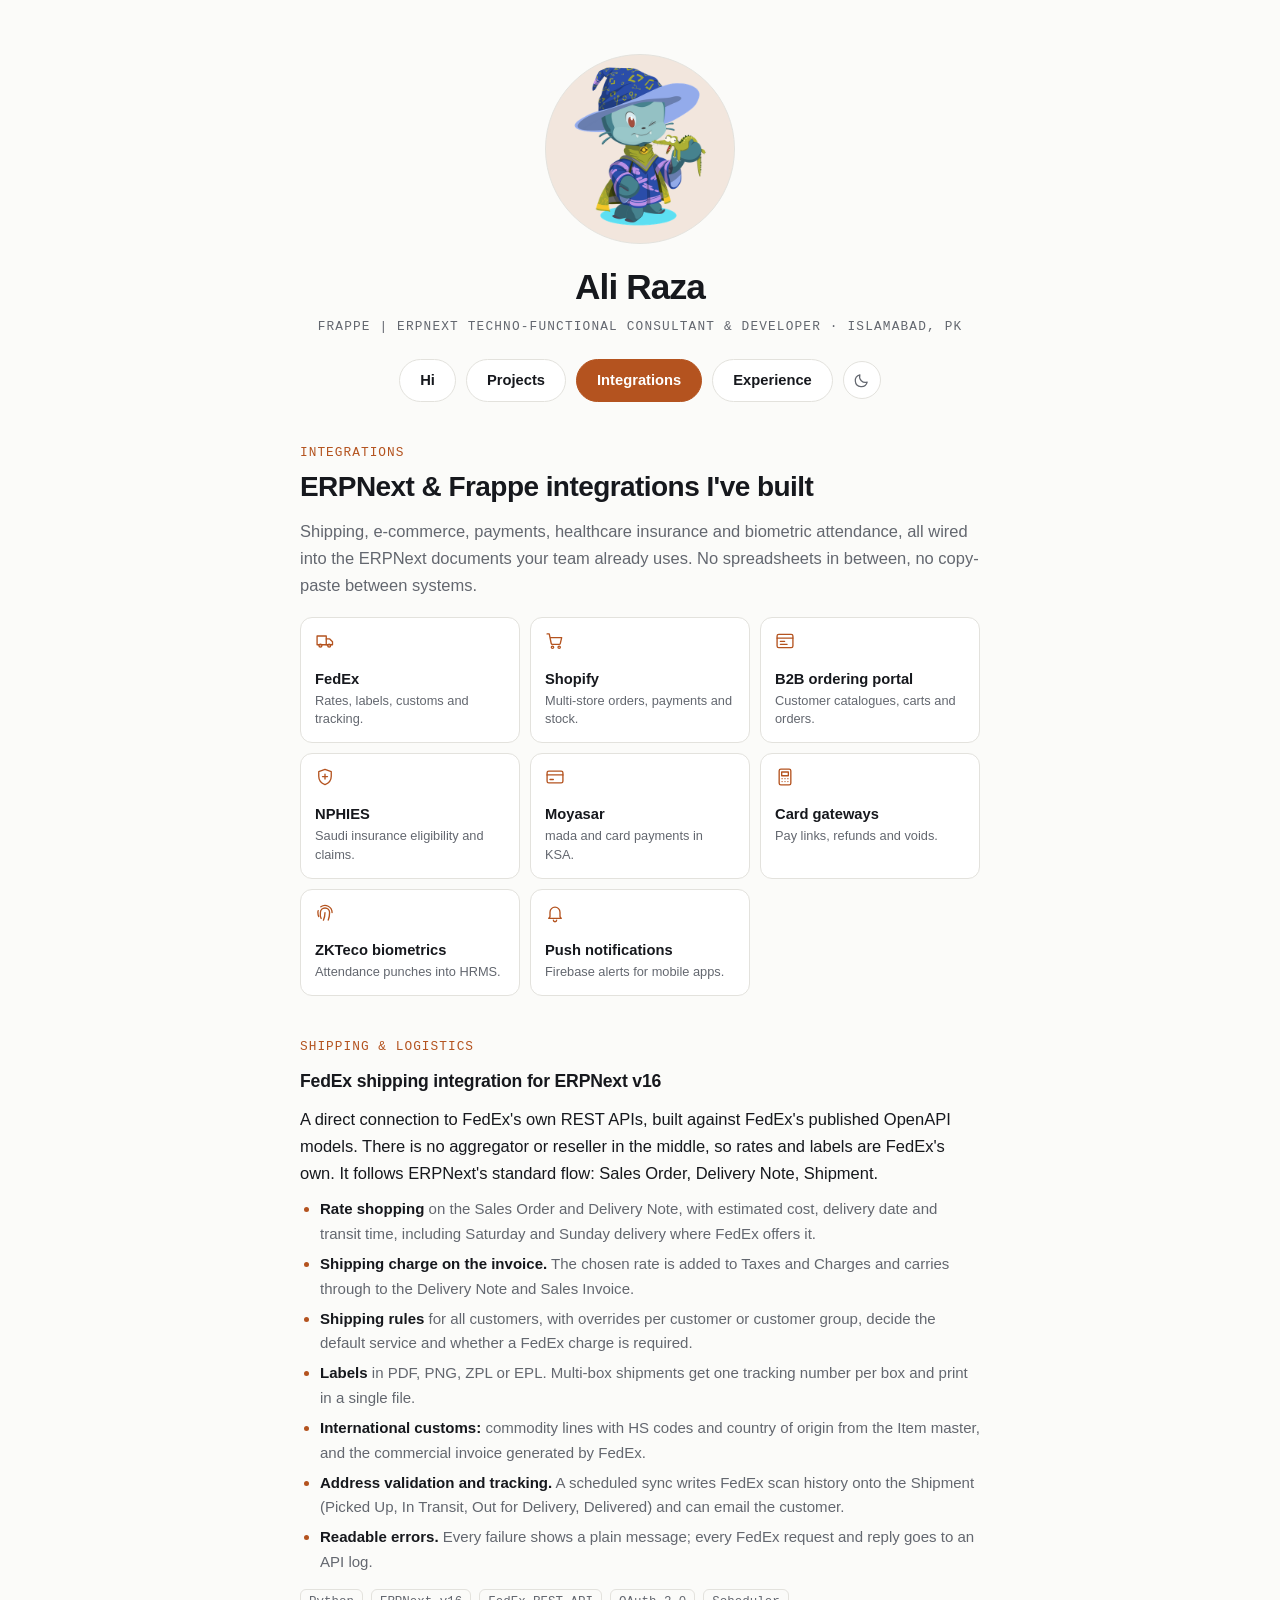
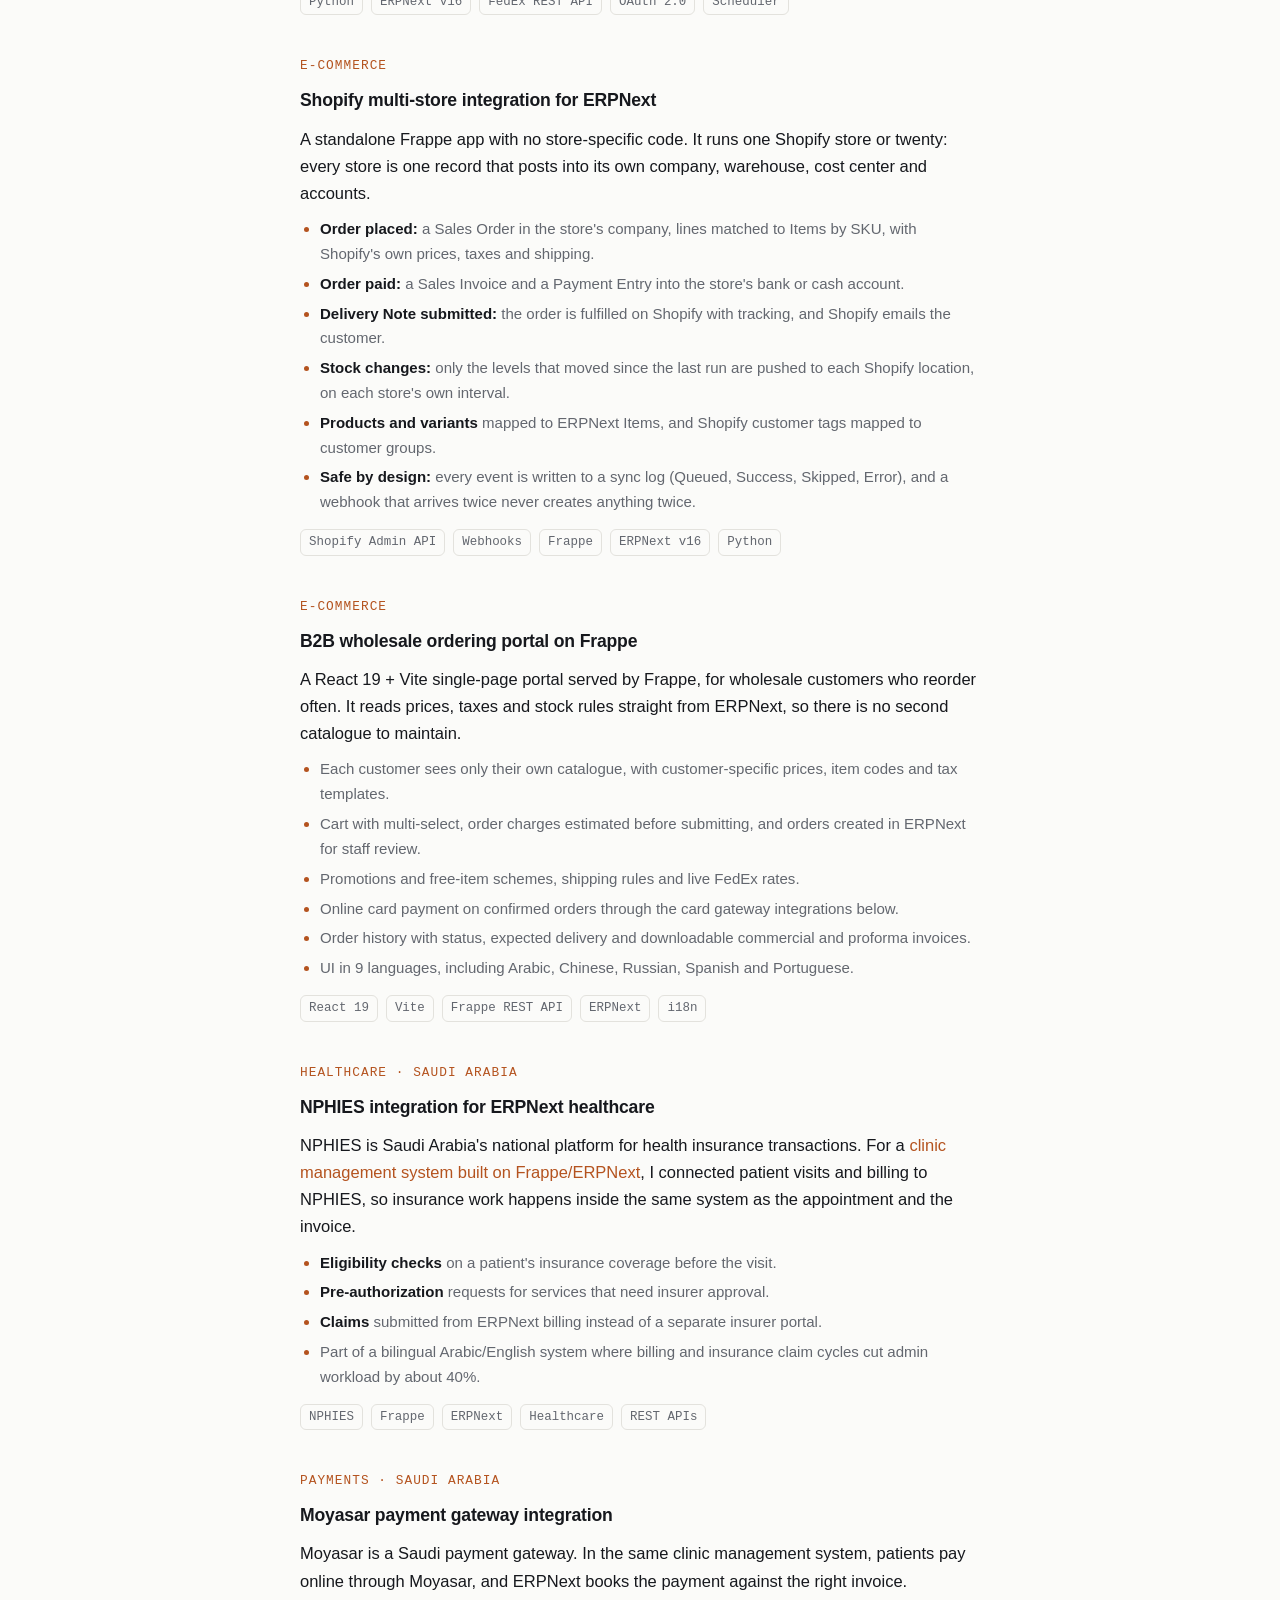
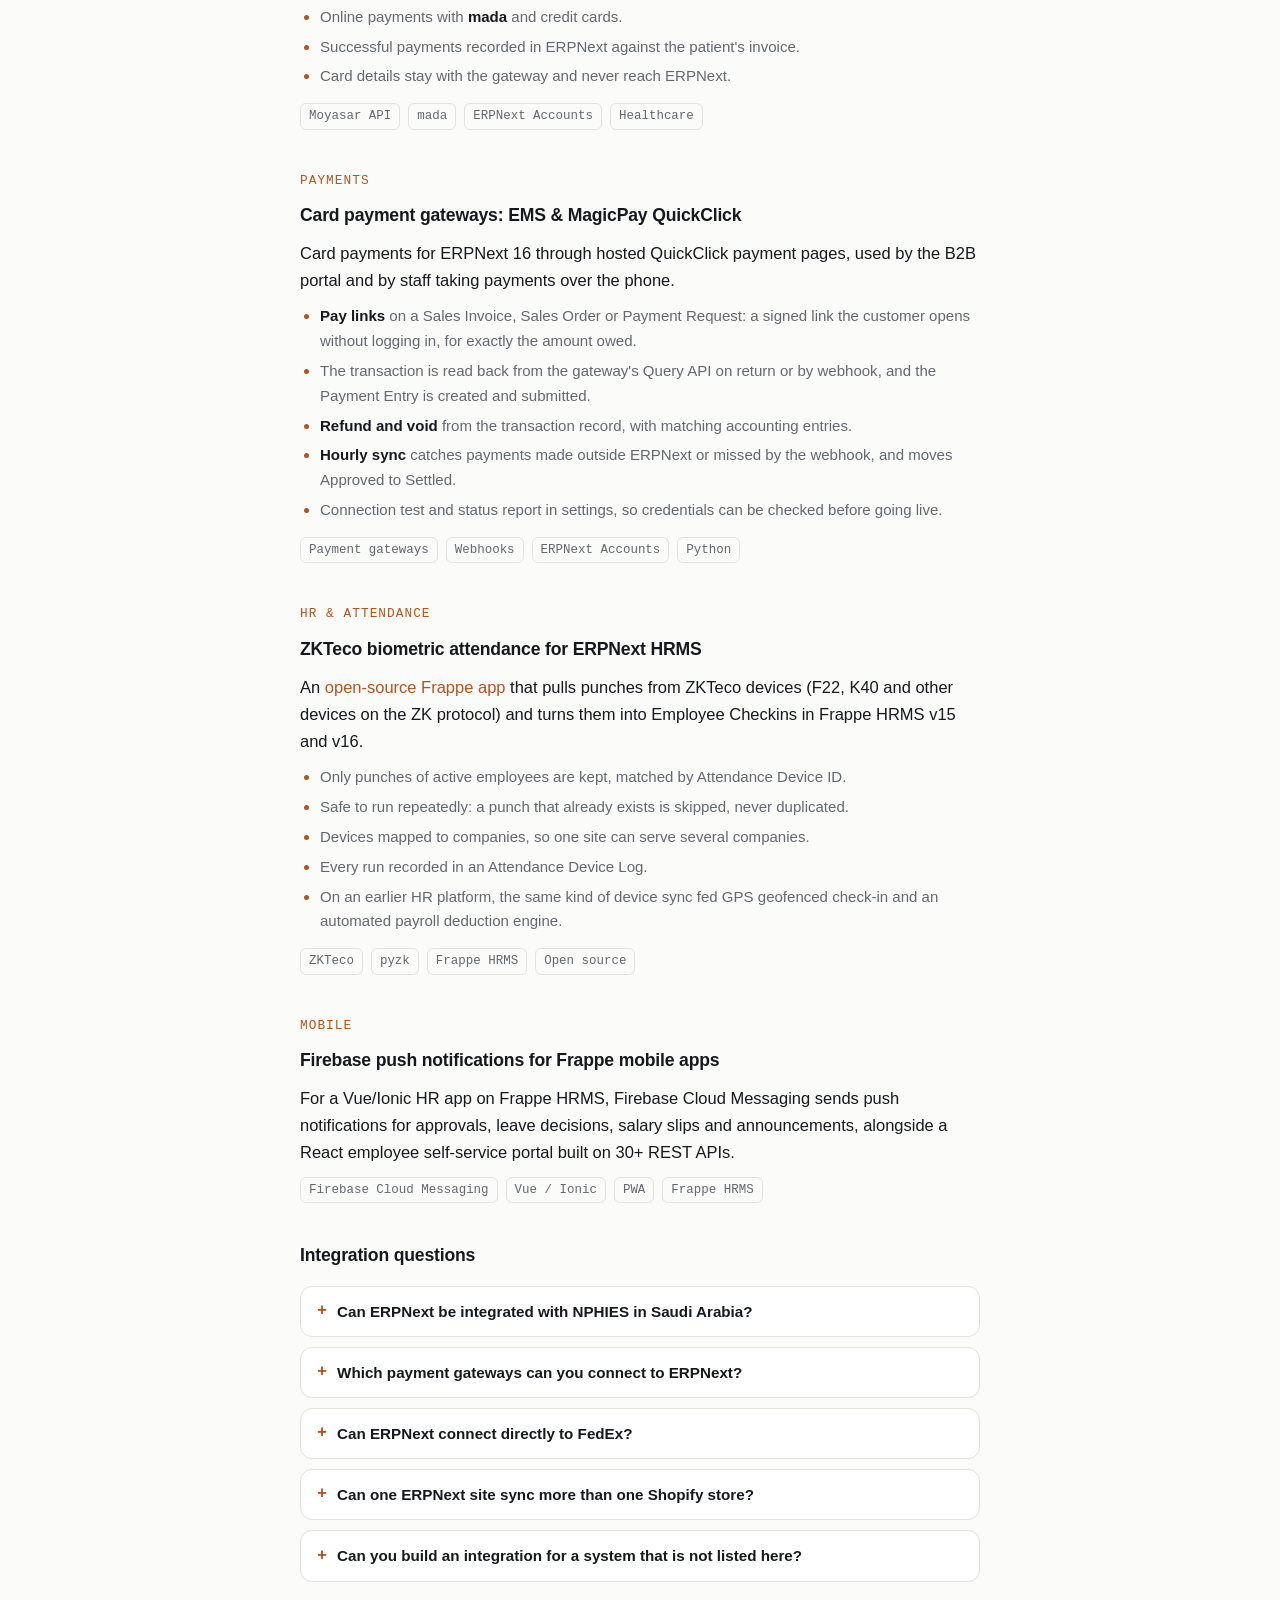
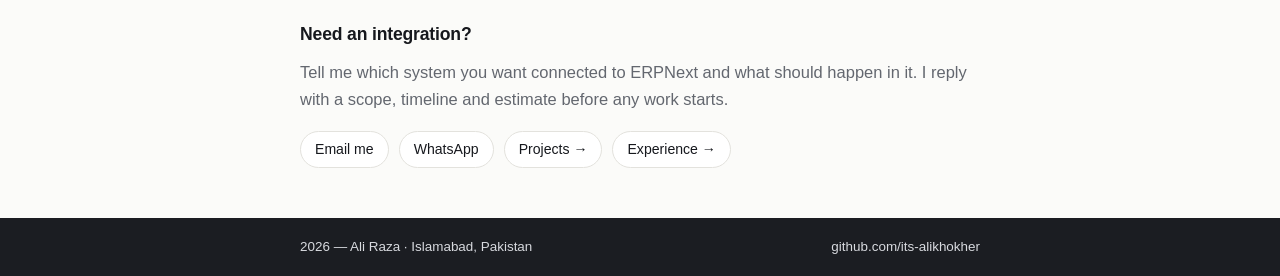
<file: integrations/index.html>
<!doctype html>
<html lang="en">
<head>
<meta charset="utf-8">
<meta name="viewport" content="width=device-width, initial-scale=1">
<title>ERPNext Integrations: FedEx, Shopify, NPHIES &amp; Moyasar — Ali Raza</title>
<meta name="description" content="Frappe &amp; ERPNext integrations by Ali Raza: FedEx shipping, Shopify multi-store sync, NPHIES insurance claims, Moyasar and card payment gateways, ZKTeco.">
<meta name="author" content="Ali Raza">
<meta name="keywords" content="ERPNext integration, Frappe integration, ERPNext FedEx integration, FedEx API ERPNext, ERPNext shipping integration, ERPNext Shopify integration, Shopify ERPNext connector, multi-store Shopify ERPNext, ERPNext NPHIES integration, NPHIES integration Saudi Arabia, NPHIES claims, ERPNext healthcare insurance, ERPNext Moyasar, Moyasar payment gateway integration, mada payment ERPNext, ERPNext payment gateway, ERPNext card payments, ERPNext webhooks, ERPNext B2B portal, ERPNext customer portal, ZKTeco ERPNext, biometric attendance ERPNext, ERPNext REST API integration, ERPNext v16 integration, hire ERPNext integration developer">
<meta name="robots" content="index, follow, max-image-preview:large, max-snippet:-1">
<meta name="theme-color" content="#101114">
<link rel="canonical" href="https://its-alikhokher.github.io/integrations/">

<meta property="og:type" content="website">
<meta property="og:site_name" content="Ali Raza">
<meta property="og:locale" content="en_US">
<meta property="og:url" content="https://its-alikhokher.github.io/integrations/">
<meta property="og:title" content="ERPNext Integrations: FedEx, Shopify, NPHIES, Moyasar">
<meta property="og:description" content="Shipping, e-commerce, payment, healthcare-insurance and biometric integrations for Frappe &amp; ERPNext.">
<meta property="og:image" content="https://its-alikhokher.github.io/assets/ali-raza-erpnext-developer-og.png">
<meta property="og:image:width" content="1200">
<meta property="og:image:height" content="630">
<meta property="og:image:alt" content="Ali Raza — Frappe &amp; ERPNext Developer">
<meta name="twitter:card" content="summary_large_image">
<meta name="twitter:title" content="ERPNext Integrations: FedEx, Shopify, NPHIES, Moyasar">
<meta name="twitter:description" content="Shipping, e-commerce, payment, healthcare-insurance and biometric integrations for Frappe &amp; ERPNext.">
<meta name="twitter:image" content="https://its-alikhokher.github.io/assets/ali-raza-erpnext-developer-og.png">

<link rel="icon" type="image/svg+xml" href="../assets/favicon.svg">
<link rel="apple-touch-icon" href="/assets/ali-raza-erpnext-developer-icon.png">
<link rel="stylesheet" href="../assets/style.css">

<script type="application/ld+json">
{
  "@context": "https://schema.org",
  "@type": "BreadcrumbList",
  "itemListElement": [
    { "@type": "ListItem", "position": 1, "name": "Home", "item": "https://its-alikhokher.github.io/" },
    { "@type": "ListItem", "position": 2, "name": "Integrations", "item": "https://its-alikhokher.github.io/integrations/" }
  ]
}
</script>
<script type="application/ld+json">
{
  "@context": "https://schema.org",
  "@type": "ItemList",
  "name": "Frappe & ERPNext integrations by Ali Raza",
  "numberOfItems": 8,
  "itemListElement": [
    { "@type": "ListItem", "position": 1, "item": { "@type": "Service", "name": "FedEx shipping integration for ERPNext", "serviceType": "ERPNext shipping integration", "url": "https://its-alikhokher.github.io/integrations/#fedex", "description": "Live FedEx rates, labels, customs documents, address validation and tracking inside ERPNext v16, straight from FedEx's REST APIs.", "provider": { "@id": "https://its-alikhokher.github.io/#person" } } },
    { "@type": "ListItem", "position": 2, "item": { "@type": "Service", "name": "Shopify multi-store integration for ERPNext", "serviceType": "ERPNext e-commerce integration", "url": "https://its-alikhokher.github.io/integrations/#shopify", "description": "Webhook-driven orders, invoices, payments, fulfilments and inventory sync between ERPNext and any number of Shopify stores.", "provider": { "@id": "https://its-alikhokher.github.io/#person" } } },
    { "@type": "ListItem", "position": 3, "item": { "@type": "Service", "name": "B2B ordering portal for ERPNext", "serviceType": "ERPNext customer portal development", "url": "https://its-alikhokher.github.io/integrations/#b2b-portal", "description": "A React ordering portal on Frappe with customer-specific catalogues, prices, taxes, promotions, shipping rates and card payment.", "provider": { "@id": "https://its-alikhokher.github.io/#person" } } },
    { "@type": "ListItem", "position": 4, "item": { "@type": "Service", "name": "NPHIES integration for ERPNext healthcare", "serviceType": "Healthcare insurance integration", "areaServed": { "@type": "Country", "name": "Saudi Arabia" }, "url": "https://its-alikhokher.github.io/integrations/#nphies", "description": "Insurance eligibility, pre-authorization and claims between a Frappe/ERPNext clinic system and Saudi Arabia's NPHIES platform.", "provider": { "@id": "https://its-alikhokher.github.io/#person" } } },
    { "@type": "ListItem", "position": 5, "item": { "@type": "Service", "name": "Moyasar payment gateway integration for ERPNext", "serviceType": "Payment gateway integration", "areaServed": { "@type": "Country", "name": "Saudi Arabia" }, "url": "https://its-alikhokher.github.io/integrations/#moyasar", "description": "Online mada and card payments through Moyasar, confirmed and booked in ERPNext automatically.", "provider": { "@id": "https://its-alikhokher.github.io/#person" } } },
    { "@type": "ListItem", "position": 6, "item": { "@type": "Service", "name": "Card payment gateway integration for ERPNext", "serviceType": "Payment gateway integration", "url": "https://its-alikhokher.github.io/integrations/#card-gateways", "description": "Hosted card payment pages (EMS and MagicPay QuickClick) with signed pay links, webhook confirmation, refunds and voids.", "provider": { "@id": "https://its-alikhokher.github.io/#person" } } },
    { "@type": "ListItem", "position": 7, "item": { "@type": "Service", "name": "ZKTeco biometric attendance integration for ERPNext HRMS", "serviceType": "ERPNext HRMS integration", "url": "https://its-alikhokher.github.io/integrations/#zkteco", "description": "Attendance punches from ZKTeco devices synced into Frappe HRMS as Employee Checkins.", "provider": { "@id": "https://its-alikhokher.github.io/#person" } } },
    { "@type": "ListItem", "position": 8, "item": { "@type": "Service", "name": "Firebase push notifications for Frappe mobile apps", "serviceType": "Mobile app integration", "url": "https://its-alikhokher.github.io/integrations/#push", "description": "Firebase Cloud Messaging push notifications for a Vue/Ionic HR app on Frappe.", "provider": { "@id": "https://its-alikhokher.github.io/#person" } } }
  ]
}
</script>
<script type="application/ld+json">
{
  "@context": "https://schema.org",
  "@type": "FAQPage",
  "mainEntity": [
    {
      "@type": "Question",
      "name": "Can ERPNext be integrated with NPHIES in Saudi Arabia?",
      "acceptedAnswer": { "@type": "Answer", "text": "Yes. I integrated a Frappe/ERPNext clinic management system with NPHIES for insurance eligibility checks, pre-authorization requests and claim submission, so reception and billing staff work from ERPNext instead of a separate portal." }
    },
    {
      "@type": "Question",
      "name": "Which payment gateways can you connect to ERPNext?",
      "acceptedAnswer": { "@type": "Answer", "text": "Moyasar for Saudi Arabia (mada and cards), and card gateways with hosted payment pages such as EMS and MagicPay QuickClick. Payments are confirmed with the gateway and booked as Payment Entries automatically, and card numbers never touch ERPNext." }
    },
    {
      "@type": "Question",
      "name": "Can ERPNext connect directly to FedEx?",
      "acceptedAnswer": { "@type": "Answer", "text": "Yes. The integration talks straight to FedEx's REST APIs with no aggregator: live rates, labels, customs documents, address validation and tracking inside the Sales Order, Delivery Note and Shipment." }
    },
    {
      "@type": "Question",
      "name": "Can one ERPNext site sync more than one Shopify store?",
      "acceptedAnswer": { "@type": "Answer", "text": "Yes. Each Shopify store is one record with its own company, warehouse, cost center and accounts, and orders, payments, fulfilments and inventory sync separately for each store." }
    },
    {
      "@type": "Question",
      "name": "Can you build an integration for a system that is not listed here?",
      "acceptedAnswer": { "@type": "Answer", "text": "Yes. If the system has a REST API or webhooks, it can be connected to ERPNext. My integrations follow the same pattern: a settings DocType for credentials and a connection test, webhook endpoints, a scheduled sync for anything missed, and a log of every call." }
    }
  ]
}
</script>
</head>
<body>

<header class="site-head">
  <div class="wrap">
    <div class="avatar-flip" tabindex="0" aria-label="Ali Raza">
      <div class="faces">
        <img class="front" src="../assets/ali-raza-octocat-avatar.png" alt="Ali Raza — octocat avatar, hover for photo" width="200" height="200">
        <img class="back" src="../assets/ali-raza-frappe-erpnext-developer.jpg" alt="Ali Raza — Frappe and ERPNext developer in Islamabad, Pakistan" width="200" height="200" loading="lazy">
      </div>
    </div>
    <p class="site-name"><a href="../">Ali Raza</a></p>
    <p class="site-role">Frappe | ERPNext Techno-Functional Consultant &amp; Developer · Islamabad, PK</p>
    <nav class="site-nav">
      <ul>
        <li><a href="../">Hi</a></li>
        <li><a href="../projects/">Projects</a></li>
        <li><a href="./" class="active" aria-current="page">Integrations</a></li>
        <li><a href="../experience/">Experience</a></li>
        <li><button id="theme-toggle" type="button" aria-label="Toggle theme"></button></li>
      </ul>
    </nav>
  </div>
</header>

<main>
  <div class="wrap">

    <p class="tagline">Integrations</p>
    <h1>ERPNext &amp; Frappe integrations I've built</h1>
    <p class="lede">
      Shipping, e-commerce, payments, healthcare insurance and biometric attendance,
      all wired into the ERPNext documents your team already uses. No spreadsheets in between,
      no copy-paste between systems.
    </p>

    <ul class="industries">
      <li><a class="industry" href="#fedex">
        <svg viewBox="0 0 24 24" aria-hidden="true"><path d="M2.5 6h11v10.5h-11z"/><path d="M13.5 9.5h4.2l3.3 3.4v3.6h-7.5"/><circle cx="6.5" cy="17.5" r="1.8"/><circle cx="17" cy="17.5" r="1.8"/></svg>
        <strong>FedEx</strong><span>Rates, labels, customs and tracking.</span>
      </a></li>
      <li><a class="industry" href="#shopify">
        <svg viewBox="0 0 24 24" aria-hidden="true"><circle cx="9" cy="19.5" r="1.4"/><circle cx="17" cy="19.5" r="1.4"/><path d="M2.5 3.5h2.6l2.3 11.2a1.6 1.6 0 0 0 1.6 1.3h7.8a1.6 1.6 0 0 0 1.6-1.2l1.6-6.8H6.2"/></svg>
        <strong>Shopify</strong><span>Multi-store orders, payments and stock.</span>
      </a></li>
      <li><a class="industry" href="#b2b-portal">
        <svg viewBox="0 0 24 24" aria-hidden="true"><rect x="2.5" y="4" width="19" height="16" rx="2"/><path d="M2.5 8.5h19"/><path d="M6.5 12.5h5M6.5 16h8"/></svg>
        <strong>B2B ordering portal</strong><span>Customer catalogues, carts and orders.</span>
      </a></li>
      <li><a class="industry" href="#nphies">
        <svg viewBox="0 0 24 24" aria-hidden="true"><path d="M12 2.8 4.5 5.6v5.6c0 4.6 3.2 8.4 7.5 9.9 4.3-1.5 7.5-5.3 7.5-9.9V5.6z"/><path d="M12 8.5v6M9 11.5h6"/></svg>
        <strong>NPHIES</strong><span>Saudi insurance eligibility and claims.</span>
      </a></li>
      <li><a class="industry" href="#moyasar">
        <svg viewBox="0 0 24 24" aria-hidden="true"><rect x="2.5" y="5" width="19" height="14" rx="2"/><path d="M2.5 9.5h19"/><path d="M6 15h4"/></svg>
        <strong>Moyasar</strong><span>mada and card payments in KSA.</span>
      </a></li>
      <li><a class="industry" href="#card-gateways">
        <svg viewBox="0 0 24 24" aria-hidden="true"><rect x="5" y="2.5" width="14" height="19" rx="2"/><path d="M8 6h8v4.5H8z"/><path d="M8.5 14h.01M12 14h.01M15.5 14h.01M8.5 17.5h.01M12 17.5h.01M15.5 17.5h.01"/></svg>
        <strong>Card gateways</strong><span>Pay links, refunds and voids.</span>
      </a></li>
      <li><a class="industry" href="#zkteco">
        <svg viewBox="0 0 24 24" aria-hidden="true"><path d="M7 4.6A8.5 8.5 0 0 1 20.5 11.5"/><path d="M3.8 9.2a8.4 8.4 0 0 0-.3 2.3c0 1.8.3 3.3.9 4.8"/><path d="M7.4 18.6A12 12 0 0 1 6.5 11.5a5.5 5.5 0 0 1 11 0c0 3.2-.5 6.3-1.6 9"/><path d="M12 11.5c0 3.3-.6 6.4-1.9 9.1"/></svg>
        <strong>ZKTeco biometrics</strong><span>Attendance punches into HRMS.</span>
      </a></li>
      <li><a class="industry" href="#push">
        <svg viewBox="0 0 24 24" aria-hidden="true"><path d="M6 16.5V11a6 6 0 0 1 12 0v5.5l1.5 2h-15z"/><path d="M10 20.5a2 2 0 0 0 4 0"/></svg>
        <strong>Push notifications</strong><span>Firebase alerts for mobile apps.</span>
      </a></li>
    </ul>

    <section class="integ" id="fedex" aria-labelledby="fedex-h">
      <p class="tagline">Shipping &amp; logistics</p>
      <h2 id="fedex-h">FedEx shipping integration for ERPNext v16</h2>
      <p>A direct connection to FedEx's own REST APIs, built against FedEx's published OpenAPI
      models. There is no aggregator or reseller in the middle, so rates and labels are FedEx's own.
      It follows ERPNext's standard flow: Sales Order, Delivery Note, Shipment.</p>
      <ul class="ticks">
        <li><strong>Rate shopping</strong> on the Sales Order and Delivery Note, with estimated cost, delivery date and transit time, including Saturday and Sunday delivery where FedEx offers it.</li>
        <li><strong>Shipping charge on the invoice.</strong> The chosen rate is added to Taxes and Charges and carries through to the Delivery Note and Sales Invoice.</li>
        <li><strong>Shipping rules</strong> for all customers, with overrides per customer or customer group, decide the default service and whether a FedEx charge is required.</li>
        <li><strong>Labels</strong> in PDF, PNG, ZPL or EPL. Multi-box shipments get one tracking number per box and print in a single file.</li>
        <li><strong>International customs:</strong> commodity lines with HS codes and country of origin from the Item master, and the commercial invoice generated by FedEx.</li>
        <li><strong>Address validation and tracking.</strong> A scheduled sync writes FedEx scan history onto the Shipment (Picked Up, In Transit, Out for Delivery, Delivered) and can email the customer.</li>
        <li><strong>Readable errors.</strong> Every failure shows a plain message; every FedEx request and reply goes to an API log.</li>
      </ul>
      <ul class="stack"><li>Python</li><li>ERPNext v16</li><li>FedEx REST API</li><li>OAuth 2.0</li><li>Scheduler</li></ul>
    </section>

    <section class="integ" id="shopify" aria-labelledby="shopify-h">
      <p class="tagline">E-commerce</p>
      <h2 id="shopify-h">Shopify multi-store integration for ERPNext</h2>
      <p>A standalone Frappe app with no store-specific code. It runs one Shopify store or twenty:
      every store is one record that posts into its own company, warehouse, cost center and accounts.</p>
      <ul class="ticks">
        <li><strong>Order placed:</strong> a Sales Order in the store's company, lines matched to Items by SKU, with Shopify's own prices, taxes and shipping.</li>
        <li><strong>Order paid:</strong> a Sales Invoice and a Payment Entry into the store's bank or cash account.</li>
        <li><strong>Delivery Note submitted:</strong> the order is fulfilled on Shopify with tracking, and Shopify emails the customer.</li>
        <li><strong>Stock changes:</strong> only the levels that moved since the last run are pushed to each Shopify location, on each store's own interval.</li>
        <li><strong>Products and variants</strong> mapped to ERPNext Items, and Shopify customer tags mapped to customer groups.</li>
        <li><strong>Safe by design:</strong> every event is written to a sync log (Queued, Success, Skipped, Error), and a webhook that arrives twice never creates anything twice.</li>
      </ul>
      <ul class="stack"><li>Shopify Admin API</li><li>Webhooks</li><li>Frappe</li><li>ERPNext v16</li><li>Python</li></ul>
    </section>

    <section class="integ" id="b2b-portal" aria-labelledby="b2b-h">
      <p class="tagline">E-commerce</p>
      <h2 id="b2b-h">B2B wholesale ordering portal on Frappe</h2>
      <p>A React 19 + Vite single-page portal served by Frappe, for wholesale customers who reorder
      often. It reads prices, taxes and stock rules straight from ERPNext, so there is no second
      catalogue to maintain.</p>
      <ul class="ticks">
        <li>Each customer sees only their own catalogue, with customer-specific prices, item codes and tax templates.</li>
        <li>Cart with multi-select, order charges estimated before submitting, and orders created in ERPNext for staff review.</li>
        <li>Promotions and free-item schemes, shipping rules and live FedEx rates.</li>
        <li>Online card payment on confirmed orders through the card gateway integrations below.</li>
        <li>Order history with status, expected delivery and downloadable commercial and proforma invoices.</li>
        <li>UI in 9 languages, including Arabic, Chinese, Russian, Spanish and Portuguese.</li>
      </ul>
      <ul class="stack"><li>React 19</li><li>Vite</li><li>Frappe REST API</li><li>ERPNext</li><li>i18n</li></ul>
    </section>

    <section class="integ" id="nphies" aria-labelledby="nphies-h">
      <p class="tagline">Healthcare · Saudi Arabia</p>
      <h2 id="nphies-h">NPHIES integration for ERPNext healthcare</h2>
      <p>NPHIES is Saudi Arabia's national platform for health insurance transactions. For a
      <a href="../projects/">clinic management system built on Frappe/ERPNext</a>, I connected patient
      visits and billing to NPHIES, so insurance work happens inside the same system as the appointment
      and the invoice.</p>
      <ul class="ticks">
        <li><strong>Eligibility checks</strong> on a patient's insurance coverage before the visit.</li>
        <li><strong>Pre-authorization</strong> requests for services that need insurer approval.</li>
        <li><strong>Claims</strong> submitted from ERPNext billing instead of a separate insurer portal.</li>
        <li>Part of a bilingual Arabic/English system where billing and insurance claim cycles cut admin workload by about 40%.</li>
      </ul>
      <ul class="stack"><li>NPHIES</li><li>Frappe</li><li>ERPNext</li><li>Healthcare</li><li>REST APIs</li></ul>
    </section>

    <section class="integ" id="moyasar" aria-labelledby="moyasar-h">
      <p class="tagline">Payments · Saudi Arabia</p>
      <h2 id="moyasar-h">Moyasar payment gateway integration</h2>
      <p>Moyasar is a Saudi payment gateway. In the same clinic management system, patients pay online
      through Moyasar, and ERPNext books the payment against the right invoice.</p>
      <ul class="ticks">
        <li>Online payments with <strong>mada</strong> and credit cards.</li>
        <li>Successful payments recorded in ERPNext against the patient's invoice.</li>
        <li>Card details stay with the gateway and never reach ERPNext.</li>
      </ul>
      <ul class="stack"><li>Moyasar API</li><li>mada</li><li>ERPNext Accounts</li><li>Healthcare</li></ul>
    </section>

    <section class="integ" id="card-gateways" aria-labelledby="cards-h">
      <p class="tagline">Payments</p>
      <h2 id="cards-h">Card payment gateways: EMS &amp; MagicPay QuickClick</h2>
      <p>Card payments for ERPNext 16 through hosted QuickClick payment pages, used by the B2B portal
      and by staff taking payments over the phone.</p>
      <ul class="ticks">
        <li><strong>Pay links</strong> on a Sales Invoice, Sales Order or Payment Request: a signed link the customer opens without logging in, for exactly the amount owed.</li>
        <li>The transaction is read back from the gateway's Query API on return or by webhook, and the Payment Entry is created and submitted.</li>
        <li><strong>Refund and void</strong> from the transaction record, with matching accounting entries.</li>
        <li><strong>Hourly sync</strong> catches payments made outside ERPNext or missed by the webhook, and moves Approved to Settled.</li>
        <li>Connection test and status report in settings, so credentials can be checked before going live.</li>
      </ul>
      <ul class="stack"><li>Payment gateways</li><li>Webhooks</li><li>ERPNext Accounts</li><li>Python</li></ul>
    </section>

    <section class="integ" id="zkteco" aria-labelledby="zkteco-h">
      <p class="tagline">HR &amp; attendance</p>
      <h2 id="zkteco-h">ZKTeco biometric attendance for ERPNext HRMS</h2>
      <p>An <a href="https://github.com/its-alikhokher/zkt_integration" rel="noopener">open-source Frappe app</a>
      that pulls punches from ZKTeco devices (F22, K40 and other devices on the ZK protocol) and turns them
      into Employee Checkins in Frappe HRMS v15 and v16.</p>
      <ul class="ticks">
        <li>Only punches of active employees are kept, matched by Attendance Device ID.</li>
        <li>Safe to run repeatedly: a punch that already exists is skipped, never duplicated.</li>
        <li>Devices mapped to companies, so one site can serve several companies.</li>
        <li>Every run recorded in an Attendance Device Log.</li>
        <li>On an earlier HR platform, the same kind of device sync fed GPS geofenced check-in and an automated payroll deduction engine.</li>
      </ul>
      <ul class="stack"><li>ZKTeco</li><li>pyzk</li><li>Frappe HRMS</li><li>Open source</li></ul>
    </section>

    <section class="integ" id="push" aria-labelledby="push-h">
      <p class="tagline">Mobile</p>
      <h2 id="push-h">Firebase push notifications for Frappe mobile apps</h2>
      <p>For a Vue/Ionic HR app on Frappe HRMS, Firebase Cloud Messaging sends push notifications
      for approvals, leave decisions, salary slips and announcements, alongside a React employee
      self-service portal built on 30+ REST APIs.</p>
      <ul class="stack"><li>Firebase Cloud Messaging</li><li>Vue / Ionic</li><li>PWA</li><li>Frappe HRMS</li></ul>
    </section>

    <h2>Integration questions</h2>
    <div class="faq">
      <details>
        <summary>Can ERPNext be integrated with NPHIES in Saudi Arabia?</summary>
        <p>Yes. I integrated a Frappe/ERPNext clinic management system with NPHIES for insurance
        eligibility checks, pre-authorization requests and claim submission, so reception and billing
        staff work from ERPNext instead of a separate portal.</p>
      </details>
      <details>
        <summary>Which payment gateways can you connect to ERPNext?</summary>
        <p>Moyasar for Saudi Arabia (mada and cards), and card gateways with hosted payment pages
        such as EMS and MagicPay QuickClick. Payments are confirmed with the gateway and booked as
        Payment Entries automatically, and card numbers never touch ERPNext.</p>
      </details>
      <details>
        <summary>Can ERPNext connect directly to FedEx?</summary>
        <p>Yes. The integration talks straight to FedEx's REST APIs with no aggregator: live rates,
        labels, customs documents, address validation and tracking inside the Sales Order, Delivery
        Note and Shipment.</p>
      </details>
      <details>
        <summary>Can one ERPNext site sync more than one Shopify store?</summary>
        <p>Yes. Each Shopify store is one record with its own company, warehouse, cost center and
        accounts, and orders, payments, fulfilments and inventory sync separately for each store.</p>
      </details>
      <details>
        <summary>Can you build an integration for a system that is not listed here?</summary>
        <p>Yes. If the system has a REST API or webhooks, it can be connected to ERPNext. My
        integrations follow the same pattern: a settings DocType for credentials and a connection
        test, webhook endpoints, a scheduled sync for anything missed, and a log of every call.</p>
      </details>
    </div>

    <h2>Need an integration?</h2>
    <p class="lede">Tell me which system you want connected to ERPNext and what should happen in it.
    I reply with a scope, timeline and estimate before any work starts.</p>
    <ul class="links">
      <li><a href="mailto:iamaliraza777@gmail.com">Email me</a></li>
      <li><a href="https://wa.me/923327773477" rel="noopener">WhatsApp</a></li>
      <li><a href="../projects/">Projects →</a></li>
      <li><a href="../experience/">Experience →</a></li>
    </ul>
  </div>
</main>

<footer>
  <div class="wrap">
    <span><span id="year">2026</span> — Ali Raza · Islamabad, Pakistan</span>
    <span><a href="https://github.com/its-alikhokher" rel="me noopener">github.com/its-alikhokher</a></span>
  </div>
</footer>
<script>document.getElementById("year").textContent = new Date().getFullYear();</script>
<script src="../assets/site.js"></script>
</body>
</html>
</file>
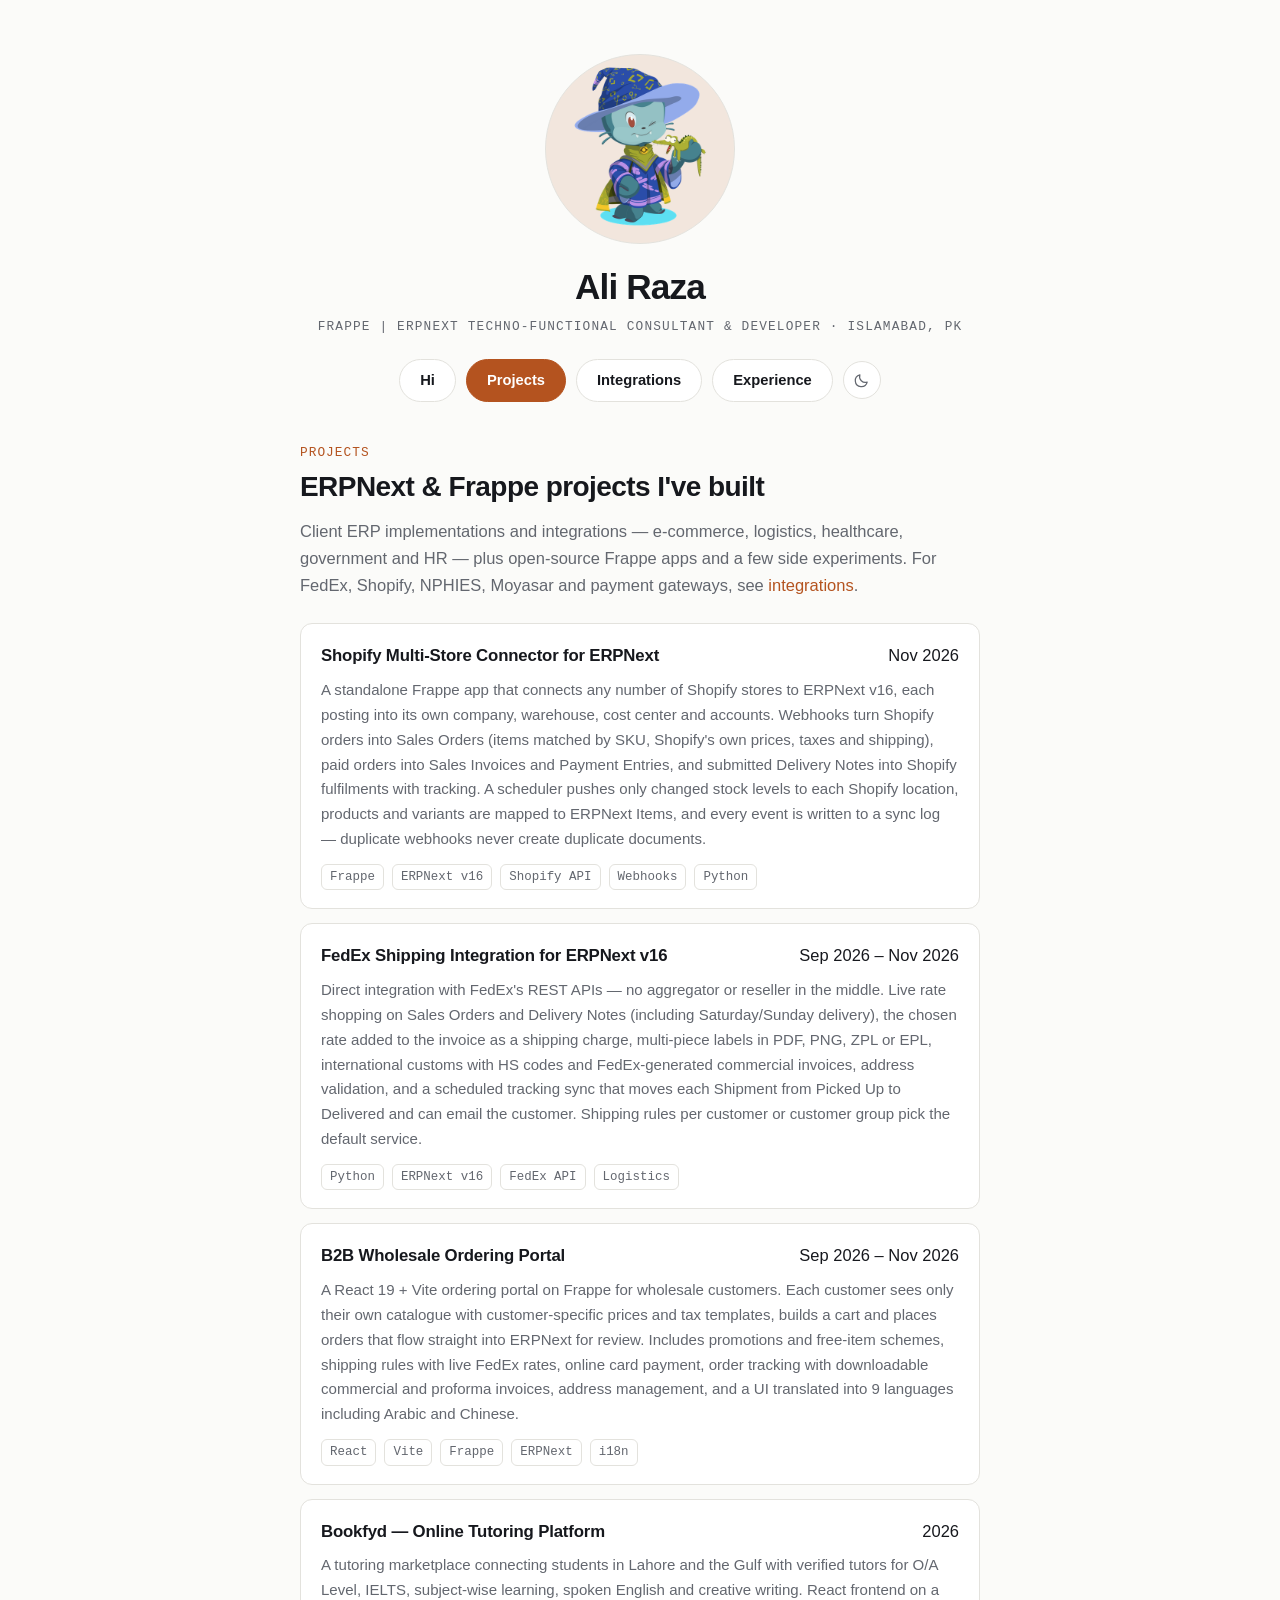
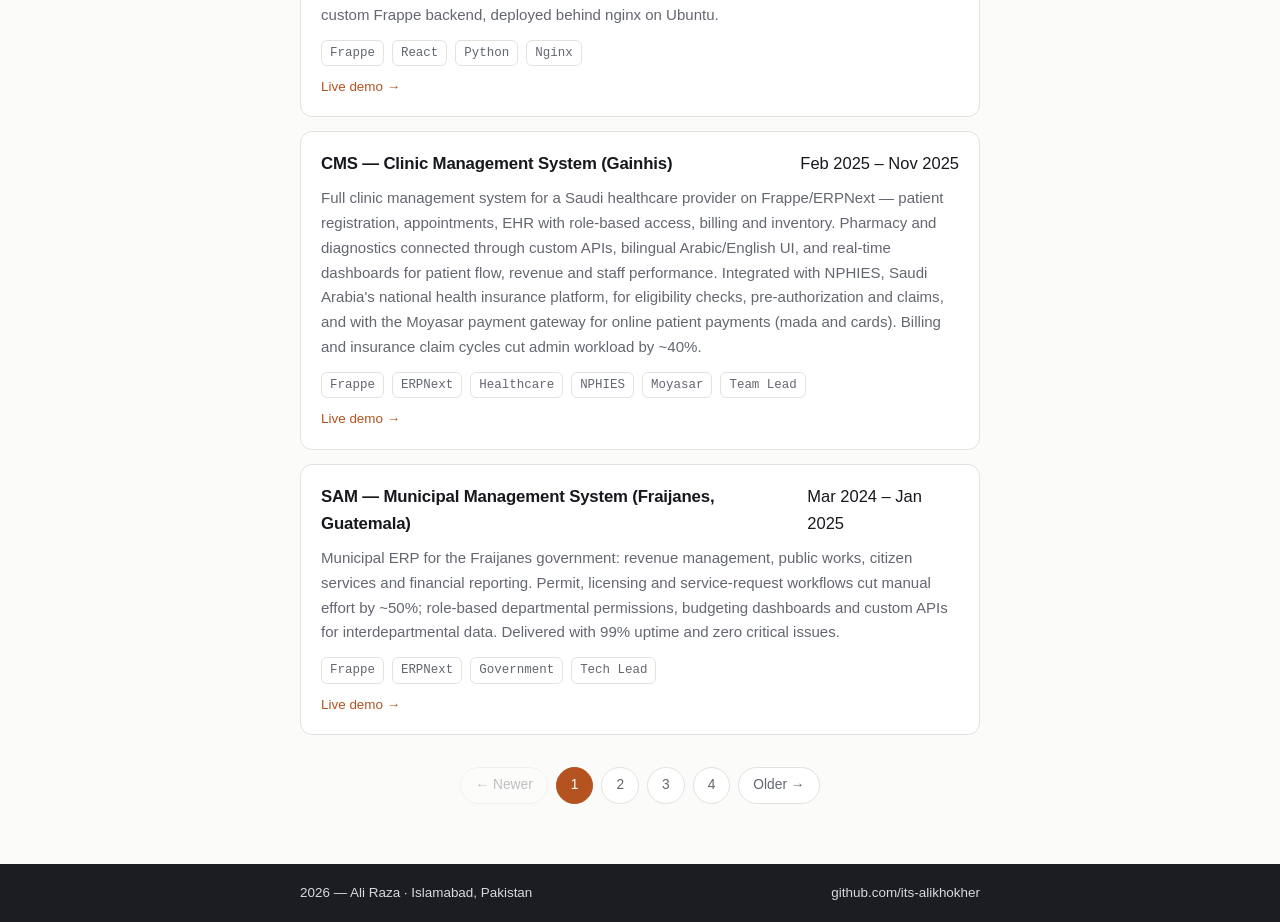
<file: projects/index.html>
<!doctype html>
<html lang="en">
<head>
<meta charset="utf-8">
<meta name="viewport" content="width=device-width, initial-scale=1">
<title>Projects — ERPNext &amp; Frappe Work by Ali Raza</title>
<meta name="description" content="ERPNext projects by Ali Raza: FedEx and Shopify integrations, a B2B ordering portal, a Saudi clinic system with NPHIES and Moyasar, a municipal ERP and HRMS.">
<meta name="author" content="Ali Raza">
<meta name="keywords" content="ERPNext projects, Frappe projects, ERPNext case studies, clinic management system ERPNext, municipal ERP, ERPNext HRMS project, ERPNext POS, Frappe theme, ERPNext portfolio, ERPNext developer portfolio, open source Frappe apps, ERPNext Saudi Arabia, ERPNext Guatemala, ERPNext FedEx integration, ERPNext Shopify connector, ERPNext B2B portal, NPHIES ERPNext, Moyasar ERPNext, Ali Raza projects">
<meta name="robots" content="index, follow, max-image-preview:large, max-snippet:-1">
<meta name="theme-color" content="#101114">
<link rel="canonical" href="https://its-alikhokher.github.io/projects/">

<meta property="og:type" content="website">
<meta property="og:site_name" content="Ali Raza">
<meta property="og:locale" content="en_US">
<meta property="og:url" content="https://its-alikhokher.github.io/projects/">
<meta property="og:title" content="Projects — ERPNext &amp; Frappe Work by Ali Raza">
<meta property="og:description" content="ERP implementations and integrations for e-commerce, logistics, healthcare, government and HR, plus open-source Frappe apps.">
<meta property="og:image" content="https://its-alikhokher.github.io/assets/ali-raza-erpnext-developer-og.png">
<meta property="og:image:width" content="1200">
<meta property="og:image:height" content="630">
<meta name="twitter:card" content="summary_large_image">
<meta name="twitter:title" content="Projects — ERPNext &amp; Frappe Work by Ali Raza">
<meta name="twitter:description" content="ERP implementations and integrations for e-commerce, logistics, healthcare, government and HR, plus open-source Frappe apps.">
<meta name="twitter:image" content="https://its-alikhokher.github.io/assets/ali-raza-erpnext-developer-og.png">

<link rel="icon" type="image/svg+xml" href="../assets/favicon.svg">
<link rel="apple-touch-icon" href="/assets/ali-raza-erpnext-developer-icon.png">
<link rel="stylesheet" href="../assets/style.css">

<script type="application/ld+json">
{
  "@context": "https://schema.org",
  "@type": "BreadcrumbList",
  "itemListElement": [
    { "@type": "ListItem", "position": 1, "name": "Home", "item": "https://its-alikhokher.github.io/" },
    { "@type": "ListItem", "position": 2, "name": "Projects", "item": "https://its-alikhokher.github.io/projects/" }
  ]
}
</script>
<!-- projects-jsonld:start -->
<script type="application/ld+json">
{
  "@context": "https://schema.org",
  "@type": "ItemList",
  "name": "Projects by Ali Raza",
  "numberOfItems": 21,
  "itemListElement": [
    {
      "@type": "ListItem",
      "position": 1,
      "item": {
        "@type": "CreativeWork",
        "name": "Shopify Multi-Store Connector for ERPNext",
        "description": "A standalone Frappe app that connects any number of Shopify stores to ERPNext v16, each posting into its own company, warehouse, cost center and accounts. Webhooks turn Shopify orders into Sales Orders (items matched by SKU, Shopify's own prices, taxes and shipping), paid orders into Sales Invoices and Payment Entries, and submitted Delivery Notes into Shopify fulfilments with tracking. A scheduler pushes only changed stock levels to each Shopify location, products and variants are mapped to ERPNext Items, and every event is written to a sync log — duplicate webhooks never create duplicate documents.",
        "keywords": "Frappe, ERPNext v16, Shopify API, Webhooks, Python",
        "author": {
          "@type": "Person",
          "name": "Ali Raza"
        }
      }
    },
    {
      "@type": "ListItem",
      "position": 2,
      "item": {
        "@type": "CreativeWork",
        "name": "FedEx Shipping Integration for ERPNext v16",
        "description": "Direct integration with FedEx's REST APIs — no aggregator or reseller in the middle. Live rate shopping on Sales Orders and Delivery Notes (including Saturday/Sunday delivery), the chosen rate added to the invoice as a shipping charge, multi-piece labels in PDF, PNG, ZPL or EPL, international customs with HS codes and FedEx-generated commercial invoices, address validation, and a scheduled tracking sync that moves each Shipment from Picked Up to Delivered and can email the customer. Shipping rules per customer or customer group pick the default service.",
        "keywords": "Python, ERPNext v16, FedEx API, Logistics",
        "author": {
          "@type": "Person",
          "name": "Ali Raza"
        }
      }
    },
    {
      "@type": "ListItem",
      "position": 3,
      "item": {
        "@type": "CreativeWork",
        "name": "B2B Wholesale Ordering Portal",
        "description": "A React 19 + Vite ordering portal on Frappe for wholesale customers. Each customer sees only their own catalogue with customer-specific prices and tax templates, builds a cart and places orders that flow straight into ERPNext for review. Includes promotions and free-item schemes, shipping rules with live FedEx rates, online card payment, order tracking with downloadable commercial and proforma invoices, address management, and a UI translated into 9 languages including Arabic and Chinese.",
        "keywords": "React, Vite, Frappe, ERPNext, i18n",
        "author": {
          "@type": "Person",
          "name": "Ali Raza"
        }
      }
    },
    {
      "@type": "ListItem",
      "position": 4,
      "item": {
        "@type": "CreativeWork",
        "name": "Bookfyd — Online Tutoring Platform",
        "description": "A tutoring marketplace connecting students in Lahore and the Gulf with verified tutors for O/A Level, IELTS, subject-wise learning, spoken English and creative writing. React frontend on a custom Frappe backend, deployed behind nginx on Ubuntu.",
        "keywords": "Frappe, React, Python, Nginx",
        "author": {
          "@type": "Person",
          "name": "Ali Raza"
        },
        "url": "https://bookfyd.com/"
      }
    },
    {
      "@type": "ListItem",
      "position": 5,
      "item": {
        "@type": "CreativeWork",
        "name": "CMS — Clinic Management System (Gainhis)",
        "description": "Full clinic management system for a Saudi healthcare provider on Frappe/ERPNext — patient registration, appointments, EHR with role-based access, billing and inventory. Pharmacy and diagnostics connected through custom APIs, bilingual Arabic/English UI, and real-time dashboards for patient flow, revenue and staff performance. Integrated with NPHIES, Saudi Arabia's national health insurance platform, for eligibility checks, pre-authorization and claims, and with the Moyasar payment gateway for online patient payments (mada and cards). Billing and insurance claim cycles cut admin workload by ~40%.",
        "keywords": "Frappe, ERPNext, Healthcare, NPHIES, Moyasar, Team Lead",
        "author": {
          "@type": "Person",
          "name": "Ali Raza"
        },
        "url": "https://cms.gainhis.com"
      }
    },
    {
      "@type": "ListItem",
      "position": 6,
      "item": {
        "@type": "CreativeWork",
        "name": "SAM — Municipal Management System (Fraijanes, Guatemala)",
        "description": "Municipal ERP for the Fraijanes government: revenue management, public works, citizen services and financial reporting. Permit, licensing and service-request workflows cut manual effort by ~50%; role-based departmental permissions, budgeting dashboards and custom APIs for interdepartmental data. Delivered with 99% uptime and zero critical issues.",
        "keywords": "Frappe, ERPNext, Government, Tech Lead",
        "author": {
          "@type": "Person",
          "name": "Ali Raza"
        },
        "url": "https://sam.fraijanes.gt"
      }
    },
    {
      "@type": "ListItem",
      "position": 7,
      "item": {
        "@type": "CreativeWork",
        "name": "Safdar Hotel",
        "description": "Hotel website with rooms, booking enquiries and gallery. Built with TypeScript / Next.js and deployed on Vercel.",
        "keywords": "TypeScript, Next.js, Vercel",
        "author": {
          "@type": "Person",
          "name": "Ali Raza"
        },
        "url": "https://safdar-hotel.vercel.app"
      }
    },
    {
      "@type": "ListItem",
      "position": 8,
      "item": {
        "@type": "CreativeWork",
        "name": "FlyRank ML",
        "description": "A machine-learning experiment for ranking flight search results — Python-based ranking model.",
        "keywords": "Python, Machine Learning",
        "author": {
          "@type": "Person",
          "name": "Ali Raza"
        },
        "url": "https://github.com/its-alikhokher/flyrank-ml"
      }
    },
    {
      "@type": "ListItem",
      "position": 9,
      "item": {
        "@type": "CreativeWork",
        "name": "Swift Theme",
        "description": "A modern UI theme for Frappe Framework and ERPNext v16 — improves the look and feel of the whole app while staying compatible with the core framework.",
        "keywords": "Frappe, ERPNext, CSS, Open source",
        "author": {
          "@type": "Person",
          "name": "Ali Raza"
        },
        "url": "https://github.com/its-alikhokher/swift_theme"
      }
    },
    {
      "@type": "ListItem",
      "position": 10,
      "item": {
        "@type": "CreativeWork",
        "name": "Frappe / ERPNext v16 on Ubuntu 24.04",
        "description": "A step-by-step installation guide — from bench setup to production deployment on Ubuntu 24.04 LTS.",
        "keywords": "ERPNext, Ubuntu, Guide",
        "author": {
          "@type": "Person",
          "name": "Ali Raza"
        },
        "url": "https://github.com/its-alikhokher/Frappe-ERPNext-Version-16--in-Ubuntu-24.04-LTS"
      }
    },
    {
      "@type": "ListItem",
      "position": 11,
      "item": {
        "@type": "CreativeWork",
        "name": "Alkhidmat HR Platform",
        "description": "Integrated HR platform on Frappe/ERPNext HRMS with 60+ custom DocTypes: a multi-level approval workflow engine with dynamic approver resolution, ZKTeco biometric integration with GPS geofenced check-in, an automated payroll deduction engine, a React employee self-service portal on 30+ REST APIs, and a Vue/Ionic PWA with Firebase push notifications.",
        "keywords": "Frappe, HRMS, React, Vue / Ionic",
        "author": {
          "@type": "Person",
          "name": "Ali Raza"
        }
      }
    },
    {
      "@type": "ListItem",
      "position": 12,
      "item": {
        "@type": "CreativeWork",
        "name": "Is it Alzheimer's or Dementia?",
        "description": "A small web tool that explains the difference between the two conditions through simple questions and plain-language answers.",
        "keywords": "JavaScript, Web",
        "author": {
          "@type": "Person",
          "name": "Ali Raza"
        },
        "url": "https://github.com/its-alikhokher/is-it-alzheimers-dementia"
      }
    },
    {
      "@type": "ListItem",
      "position": 13,
      "item": {
        "@type": "CreativeWork",
        "name": "Frappe Enhanced Calendar View",
        "description": "A better calendar view for Frappe v15 — more readable layout and improved event handling.",
        "keywords": "Frappe, JavaScript, Open source",
        "author": {
          "@type": "Person",
          "name": "Ali Raza"
        },
        "url": "https://github.com/its-alikhokher/Frappe_Enhance_Calender_view"
      }
    },
    {
      "@type": "ListItem",
      "position": 14,
      "item": {
        "@type": "CreativeWork",
        "name": "ZKT Integration",
        "description": "Pulls attendance punches from ZKTeco biometric devices (F22, K40 and other ZK-protocol devices) into Frappe HRMS v15/v16 as Employee Checkins — active employees only, safe to re-run without duplicates, multi-company device mapping, and every sync recorded in an Attendance Device Log.",
        "keywords": "Python, HRMS, Biometrics, Open source",
        "author": {
          "@type": "Person",
          "name": "Ali Raza"
        },
        "url": "https://github.com/its-alikhokher/zkt_integration"
      }
    },
    {
      "@type": "ListItem",
      "position": 15,
      "item": {
        "@type": "CreativeWork",
        "name": "PostgreSQL Setup Scripts",
        "description": "Shell scripts for a quick PostgreSQL setup — install, user/database creation and basic tuning.",
        "keywords": "Shell, PostgreSQL, DevOps",
        "author": {
          "@type": "Person",
          "name": "Ali Raza"
        },
        "url": "https://github.com/its-alikhokher/postgresql"
      }
    },
    {
      "@type": "ListItem",
      "position": 16,
      "item": {
        "@type": "CreativeWork",
        "name": "POS Awesome (Vue)",
        "description": "Work on the open-source Point of Sale for ERPNext — a touch-friendly POS screen built with Vue.js and Vuetify.",
        "keywords": "Vue, ERPNext, POS",
        "author": {
          "@type": "Person",
          "name": "Ali Raza"
        },
        "url": "https://github.com/its-alikhokher/posawesome"
      }
    },
    {
      "@type": "ListItem",
      "position": 17,
      "item": {
        "@type": "CreativeWork",
        "name": "Frappe Enhanced Grid View",
        "description": "Upgrades Frappe's child-table grid — faster inline editing and bulk data entry.",
        "keywords": "Frappe, JavaScript, Open source",
        "author": {
          "@type": "Person",
          "name": "Ali Raza"
        },
        "url": "https://github.com/its-alikhokher/frappe_enhanced_gridview"
      }
    },
    {
      "@type": "ListItem",
      "position": 18,
      "item": {
        "@type": "CreativeWork",
        "name": "Mubtkir Business Solution",
        "description": "Tailored ERPNext solution for a digital solutions provider: project tracking, resource planning, client handling and billing automation, with lifecycle workflows from lead to invoice, revenue/profitability dashboards and RESTful integrations with third-party tools.",
        "keywords": "ERPNext, Automation, APIs",
        "author": {
          "@type": "Person",
          "name": "Ali Raza"
        },
        "url": "https://www.mubtkir.com/"
      }
    },
    {
      "@type": "ListItem",
      "position": 19,
      "item": {
        "@type": "CreativeWork",
        "name": "Offerter",
        "description": "A lightweight HTML-based tool for creating and sharing quotations and offers.",
        "keywords": "HTML, Tool",
        "author": {
          "@type": "Person",
          "name": "Ali Raza"
        },
        "url": "https://github.com/its-alikhokher/offerter"
      }
    },
    {
      "@type": "ListItem",
      "position": 20,
      "item": {
        "@type": "CreativeWork",
        "name": "Petty Cash",
        "description": "Petty cash management app for ERPNext — recording small daily expenses with an approval flow.",
        "keywords": "Python, ERPNext",
        "author": {
          "@type": "Person",
          "name": "Ali Raza"
        },
        "url": "https://github.com/its-alikhokher/petty_cash"
      }
    },
    {
      "@type": "ListItem",
      "position": 21,
      "item": {
        "@type": "CreativeWork",
        "name": "ERP for a Spanish Client",
        "description": "ERPNext rollout adapted to Spanish business needs — inventory, sales, purchasing, accounting and reporting. Approval workflows cut document processing time by ~45%, with multilingual Spanish/English support, GDPR compliance, a custom HTML/CSS/JS UI and custom API integrations.",
        "keywords": "ERPNext, Multilingual, GDPR",
        "author": {
          "@type": "Person",
          "name": "Ali Raza"
        }
      }
    }
  ]
}
</script>
        <!-- projects-jsonld:end -->
</head>
<body>

<header class="site-head">
  <div class="wrap">
    <div class="avatar-flip" tabindex="0" aria-label="Ali Raza">
      <div class="faces">
        <img class="front" src="../assets/ali-raza-octocat-avatar.png" alt="Ali Raza — octocat avatar, hover for photo" width="200" height="200">
        <img class="back" src="../assets/ali-raza-frappe-erpnext-developer.jpg" alt="Ali Raza — Frappe and ERPNext developer in Islamabad, Pakistan" width="200" height="200">
      </div>
    </div>
    <p class="site-name"><a href="../">Ali Raza</a></p>
    <p class="site-role">Frappe | ERPNext Techno-Functional Consultant &amp; Developer · Islamabad, PK</p>
    <nav class="site-nav">
      <ul>
        <li><a href="../">Hi</a></li>
        <li><a href="./" class="active" aria-current="page">Projects</a></li>
        <li><a href="../integrations/">Integrations</a></li>
        <li><a href="../experience/">Experience</a></li>
        <li><button id="theme-toggle" type="button" aria-label="Toggle theme"></button></li>
      </ul>
    </nav>
  </div>
</header>

<main>
  <div class="wrap">

    <p class="tagline">Projects</p>
    <h1>ERPNext &amp; Frappe projects I've built</h1>
    <p class="lede">
      Client ERP implementations and integrations — e-commerce, logistics, healthcare,
      government and HR — plus open-source Frappe apps and a few side experiments.
      For FedEx, Shopify, NPHIES, Moyasar and payment gateways, see
      <a href="../integrations/">integrations</a>.
    </p>

    <div class="card-list" id="project-list">
      <!-- projects:start -->
        <article class="card">
          <div class="card-top"><h3>Shopify Multi-Store Connector for ERPNext</h3><span class="date">Nov 2026</span></div>
          <p>A standalone Frappe app that connects any number of Shopify stores to ERPNext v16, each posting into its own company, warehouse, cost center and accounts. Webhooks turn Shopify orders into Sales Orders (items matched by SKU, Shopify's own prices, taxes and shipping), paid orders into Sales Invoices and Payment Entries, and submitted Delivery Notes into Shopify fulfilments with tracking. A scheduler pushes only changed stock levels to each Shopify location, products and variants are mapped to ERPNext Items, and every event is written to a sync log — duplicate webhooks never create duplicate documents.</p>
          <ul class="stack"><li>Frappe</li><li>ERPNext v16</li><li>Shopify API</li><li>Webhooks</li><li>Python</li></ul>
          
        </article>
        <article class="card">
          <div class="card-top"><h3>FedEx Shipping Integration for ERPNext v16</h3><span class="date">Sep 2026 – Nov 2026</span></div>
          <p>Direct integration with FedEx's REST APIs — no aggregator or reseller in the middle. Live rate shopping on Sales Orders and Delivery Notes (including Saturday/Sunday delivery), the chosen rate added to the invoice as a shipping charge, multi-piece labels in PDF, PNG, ZPL or EPL, international customs with HS codes and FedEx-generated commercial invoices, address validation, and a scheduled tracking sync that moves each Shipment from Picked Up to Delivered and can email the customer. Shipping rules per customer or customer group pick the default service.</p>
          <ul class="stack"><li>Python</li><li>ERPNext v16</li><li>FedEx API</li><li>Logistics</li></ul>
          
        </article>
        <article class="card">
          <div class="card-top"><h3>B2B Wholesale Ordering Portal</h3><span class="date">Sep 2026 – Nov 2026</span></div>
          <p>A React 19 + Vite ordering portal on Frappe for wholesale customers. Each customer sees only their own catalogue with customer-specific prices and tax templates, builds a cart and places orders that flow straight into ERPNext for review. Includes promotions and free-item schemes, shipping rules with live FedEx rates, online card payment, order tracking with downloadable commercial and proforma invoices, address management, and a UI translated into 9 languages including Arabic and Chinese.</p>
          <ul class="stack"><li>React</li><li>Vite</li><li>Frappe</li><li>ERPNext</li><li>i18n</li></ul>
          
        </article>
        <article class="card">
          <div class="card-top"><h3><a href="https://bookfyd.com/" rel="noopener">Bookfyd — Online Tutoring Platform</a></h3><span class="date">2026</span></div>
          <p>A tutoring marketplace connecting students in Lahore and the Gulf with verified tutors for O/A Level, IELTS, subject-wise learning, spoken English and creative writing. React frontend on a custom Frappe backend, deployed behind nginx on Ubuntu.</p>
          <ul class="stack"><li>Frappe</li><li>React</li><li>Python</li><li>Nginx</li></ul>
          <div class="card-links"><a href="https://bookfyd.com/" rel="noopener">Live demo →</a></div>
        </article>
        <article class="card">
          <div class="card-top"><h3><a href="https://cms.gainhis.com" rel="noopener">CMS — Clinic Management System (Gainhis)</a></h3><span class="date">Feb 2025 – Nov 2025</span></div>
          <p>Full clinic management system for a Saudi healthcare provider on Frappe/ERPNext — patient registration, appointments, EHR with role-based access, billing and inventory. Pharmacy and diagnostics connected through custom APIs, bilingual Arabic/English UI, and real-time dashboards for patient flow, revenue and staff performance. Integrated with NPHIES, Saudi Arabia's national health insurance platform, for eligibility checks, pre-authorization and claims, and with the Moyasar payment gateway for online patient payments (mada and cards). Billing and insurance claim cycles cut admin workload by ~40%.</p>
          <ul class="stack"><li>Frappe</li><li>ERPNext</li><li>Healthcare</li><li>NPHIES</li><li>Moyasar</li><li>Team Lead</li></ul>
          <div class="card-links"><a href="https://cms.gainhis.com" rel="noopener">Live demo →</a></div>
        </article>
        <article class="card">
          <div class="card-top"><h3><a href="https://sam.fraijanes.gt" rel="noopener">SAM — Municipal Management System (Fraijanes, Guatemala)</a></h3><span class="date">Mar 2024 – Jan 2025</span></div>
          <p>Municipal ERP for the Fraijanes government: revenue management, public works, citizen services and financial reporting. Permit, licensing and service-request workflows cut manual effort by ~50%; role-based departmental permissions, budgeting dashboards and custom APIs for interdepartmental data. Delivered with 99% uptime and zero critical issues.</p>
          <ul class="stack"><li>Frappe</li><li>ERPNext</li><li>Government</li><li>Tech Lead</li></ul>
          <div class="card-links"><a href="https://sam.fraijanes.gt" rel="noopener">Live demo →</a></div>
        </article>
        <article class="card">
          <div class="card-top"><h3><a href="https://github.com/its-alikhokher/safdar-hotel" rel="noopener">Safdar Hotel</a></h3><span class="date">Aug 2026</span></div>
          <p>Hotel website with rooms, booking enquiries and gallery. Built with TypeScript / Next.js and deployed on Vercel.</p>
          <ul class="stack"><li>TypeScript</li><li>Next.js</li><li>Vercel</li></ul>
          <div class="card-links"><a href="https://github.com/its-alikhokher/safdar-hotel" rel="noopener">Source →</a><a href="https://safdar-hotel.vercel.app" rel="noopener">Live demo →</a></div>
        </article>
        <article class="card">
          <div class="card-top"><h3><a href="https://github.com/its-alikhokher/flyrank-ml" rel="noopener">FlyRank ML</a></h3><span class="date">Aug 2026</span></div>
          <p>A machine-learning experiment for ranking flight search results — Python-based ranking model.</p>
          <ul class="stack"><li>Python</li><li>Machine Learning</li></ul>
          <div class="card-links"><a href="https://github.com/its-alikhokher/flyrank-ml" rel="noopener">Source →</a></div>
        </article>
        <article class="card">
          <div class="card-top"><h3><a href="https://github.com/its-alikhokher/swift_theme" rel="noopener">Swift Theme</a></h3><span class="date">Jul 2026</span></div>
          <p>A modern UI theme for Frappe Framework and ERPNext v16 — improves the look and feel of the whole app while staying compatible with the core framework.</p>
          <ul class="stack"><li>Frappe</li><li>ERPNext</li><li>CSS</li><li>Open source</li></ul>
          <div class="card-links"><a href="https://github.com/its-alikhokher/swift_theme" rel="noopener">Source →</a></div>
        </article>
        <article class="card">
          <div class="card-top"><h3><a href="https://github.com/its-alikhokher/Frappe-ERPNext-Version-16--in-Ubuntu-24.04-LTS" rel="noopener">Frappe / ERPNext v16 on Ubuntu 24.04</a></h3><span class="date">Jul 2026</span></div>
          <p>A step-by-step installation guide — from bench setup to production deployment on Ubuntu 24.04 LTS.</p>
          <ul class="stack"><li>ERPNext</li><li>Ubuntu</li><li>Guide</li></ul>
          <div class="card-links"><a href="https://github.com/its-alikhokher/Frappe-ERPNext-Version-16--in-Ubuntu-24.04-LTS" rel="noopener">Source →</a></div>
        </article>
        <article class="card">
          <div class="card-top"><h3>Alkhidmat HR Platform</h3><span class="date">Jan 2026 – Jun 2026</span></div>
          <p>Integrated HR platform on Frappe/ERPNext HRMS with 60+ custom DocTypes: a multi-level approval workflow engine with dynamic approver resolution, ZKTeco biometric integration with GPS geofenced check-in, an automated payroll deduction engine, a React employee self-service portal on 30+ REST APIs, and a Vue/Ionic PWA with Firebase push notifications.</p>
          <ul class="stack"><li>Frappe</li><li>HRMS</li><li>React</li><li>Vue / Ionic</li></ul>
          
        </article>
        <article class="card">
          <div class="card-top"><h3><a href="https://github.com/its-alikhokher/is-it-alzheimers-dementia" rel="noopener">Is it Alzheimer's or Dementia?</a></h3><span class="date">Jul 2026</span></div>
          <p>A small web tool that explains the difference between the two conditions through simple questions and plain-language answers.</p>
          <ul class="stack"><li>JavaScript</li><li>Web</li></ul>
          <div class="card-links"><a href="https://github.com/its-alikhokher/is-it-alzheimers-dementia" rel="noopener">Source →</a></div>
        </article>
        <article class="card">
          <div class="card-top"><h3><a href="https://github.com/its-alikhokher/Frappe_Enhance_Calender_view" rel="noopener">Frappe Enhanced Calendar View</a></h3><span class="date">Feb 2026</span></div>
          <p>A better calendar view for Frappe v15 — more readable layout and improved event handling.</p>
          <ul class="stack"><li>Frappe</li><li>JavaScript</li><li>Open source</li></ul>
          <div class="card-links"><a href="https://github.com/its-alikhokher/Frappe_Enhance_Calender_view" rel="noopener">Source →</a></div>
        </article>
        <article class="card">
          <div class="card-top"><h3><a href="https://github.com/its-alikhokher/zkt_integration" rel="noopener">ZKT Integration</a></h3><span class="date">Feb 2026</span></div>
          <p>Pulls attendance punches from ZKTeco biometric devices (F22, K40 and other ZK-protocol devices) into Frappe HRMS v15/v16 as Employee Checkins — active employees only, safe to re-run without duplicates, multi-company device mapping, and every sync recorded in an Attendance Device Log.</p>
          <ul class="stack"><li>Python</li><li>HRMS</li><li>Biometrics</li><li>Open source</li></ul>
          <div class="card-links"><a href="https://github.com/its-alikhokher/zkt_integration" rel="noopener">Source →</a></div>
        </article>
        <article class="card">
          <div class="card-top"><h3><a href="https://github.com/its-alikhokher/postgresql" rel="noopener">PostgreSQL Setup Scripts</a></h3><span class="date">Feb 2026</span></div>
          <p>Shell scripts for a quick PostgreSQL setup — install, user/database creation and basic tuning.</p>
          <ul class="stack"><li>Shell</li><li>PostgreSQL</li><li>DevOps</li></ul>
          <div class="card-links"><a href="https://github.com/its-alikhokher/postgresql" rel="noopener">Source →</a></div>
        </article>
        <article class="card">
          <div class="card-top"><h3><a href="https://github.com/its-alikhokher/posawesome" rel="noopener">POS Awesome (Vue)</a></h3><span class="date">Jul 2025</span></div>
          <p>Work on the open-source Point of Sale for ERPNext — a touch-friendly POS screen built with Vue.js and Vuetify.</p>
          <ul class="stack"><li>Vue</li><li>ERPNext</li><li>POS</li></ul>
          <div class="card-links"><a href="https://github.com/its-alikhokher/posawesome" rel="noopener">Source →</a></div>
        </article>
        <article class="card">
          <div class="card-top"><h3><a href="https://github.com/its-alikhokher/frappe_enhanced_gridview" rel="noopener">Frappe Enhanced Grid View</a></h3><span class="date">Jun 2025</span></div>
          <p>Upgrades Frappe's child-table grid — faster inline editing and bulk data entry.</p>
          <ul class="stack"><li>Frappe</li><li>JavaScript</li><li>Open source</li></ul>
          <div class="card-links"><a href="https://github.com/its-alikhokher/frappe_enhanced_gridview" rel="noopener">Source →</a></div>
        </article>
        <article class="card">
          <div class="card-top"><h3><a href="https://www.mubtkir.com/" rel="noopener">Mubtkir Business Solution</a></h3><span class="date">Jul 2023 – Feb 2024</span></div>
          <p>Tailored ERPNext solution for a digital solutions provider: project tracking, resource planning, client handling and billing automation, with lifecycle workflows from lead to invoice, revenue/profitability dashboards and RESTful integrations with third-party tools.</p>
          <ul class="stack"><li>ERPNext</li><li>Automation</li><li>APIs</li></ul>
          <div class="card-links"><a href="https://www.mubtkir.com/" rel="noopener">Live demo →</a></div>
        </article>
        <article class="card">
          <div class="card-top"><h3><a href="https://github.com/its-alikhokher/offerter" rel="noopener">Offerter</a></h3><span class="date">Nov 2024</span></div>
          <p>A lightweight HTML-based tool for creating and sharing quotations and offers.</p>
          <ul class="stack"><li>HTML</li><li>Tool</li></ul>
          <div class="card-links"><a href="https://github.com/its-alikhokher/offerter" rel="noopener">Source →</a></div>
        </article>
        <article class="card">
          <div class="card-top"><h3><a href="https://github.com/its-alikhokher/petty_cash" rel="noopener">Petty Cash</a></h3><span class="date">Jul 2024</span></div>
          <p>Petty cash management app for ERPNext — recording small daily expenses with an approval flow.</p>
          <ul class="stack"><li>Python</li><li>ERPNext</li></ul>
          <div class="card-links"><a href="https://github.com/its-alikhokher/petty_cash" rel="noopener">Source →</a></div>
        </article>
        <article class="card">
          <div class="card-top"><h3>ERP for a Spanish Client</h3><span class="date">Nov 2022 – Apr 2023</span></div>
          <p>ERPNext rollout adapted to Spanish business needs — inventory, sales, purchasing, accounting and reporting. Approval workflows cut document processing time by ~45%, with multilingual Spanish/English support, GDPR compliance, a custom HTML/CSS/JS UI and custom API integrations.</p>
          <ul class="stack"><li>ERPNext</li><li>Multilingual</li><li>GDPR</li></ul>
          
        </article>
        <!-- projects:end -->
    </div>
    <nav class="pagination" id="pagination" aria-label="Projects pagination"></nav>
  </div>
</main>

<footer>
  <div class="wrap">
    <span><span id="year">2026</span> — Ali Raza · Islamabad, Pakistan</span>
    <span><a href="https://github.com/its-alikhokher" rel="me noopener">github.com/its-alikhokher</a></span>
  </div>
</footer>
<script>document.getElementById("year").textContent = new Date().getFullYear();</script>
<script src="../assets/projects.js"></script>
<script src="../assets/site.js"></script>
</body>
</html>
</file>
<file: assets/style.css>
/* ---------- design tokens ---------- */
:root {
  --bg: #fbfbf9;
  --bg-soft: #ffffff;
  --text: #16181d;
  --muted: #63676f;
  --line: #e3e2dd;
  --accent: #b4531f;
  --accent-ink: #ffffff;
  --accent-soft: #f2e6dd;
  --footer-bg: #1b1d22;
  --term-bg: #0d0f13;
  --term-text: #d7dae0;
  --term-ok: #5ad07a;
  --radius: 12px;
  --mono: ui-monospace, SFMono-Regular, "SF Mono", Menlo, Consolas, monospace;
  --sans: -apple-system, BlinkMacSystemFont, "Segoe UI", Inter, Roboto, Helvetica, Arial, sans-serif;
}

@media (prefers-color-scheme: dark) {
  :root:not([data-theme="light"]) {
    --bg: #101114;
    --bg-soft: #17191d;
    --text: #ececea;
    --muted: #9aa0a8;
    --line: #2a2d33;
    --accent: #e8935c;
    --accent-ink: #17191d;
    --accent-soft: #2a211b;
    --footer-bg: #17191d;
  }
}

:root[data-theme="dark"] {
  --bg: #101114;
  --bg-soft: #17191d;
  --text: #ececea;
  --muted: #9aa0a8;
  --line: #2a2d33;
  --accent: #e8935c;
  --accent-ink: #17191d;
  --accent-soft: #2a211b;
  --footer-bg: #17191d;
}

* { box-sizing: border-box; }
html { -webkit-text-size-adjust: 100%; }

body {
  margin: 0;
  min-height: 100vh;
  display: flex;
  flex-direction: column;
  background: var(--bg);
  color: var(--text);
  font-family: var(--sans);
  font-size: 16.5px;
  line-height: 1.65;
  -webkit-font-smoothing: antialiased;
}

.wrap {
  width: 100%;
  max-width: 720px;
  margin: 0 auto;
  padding: 0 20px;
}

a { color: var(--accent); text-decoration: none; }
a:hover { text-decoration: underline; }

/* ---------- centered header ---------- */
.site-head {
  text-align: center;
  padding: 54px 0 18px;
}

.avatar-flip {
  width: clamp(150px, 40vw, 190px);
  aspect-ratio: 1;
  margin: 0 auto 22px;
  perspective: 900px;
  cursor: pointer;
  border-radius: 50%;
  outline-offset: 6px;
}

.avatar-flip .faces {
  position: relative;
  width: 100%;
  height: 100%;
  transition: transform 0.6s cubic-bezier(0.4, 0.2, 0.2, 1);
  transform-style: preserve-3d;
}
.avatar-flip:hover .faces,
.avatar-flip:focus-visible .faces { transform: rotateY(180deg); }

.avatar-flip img {
  position: absolute;
  inset: 0;
  width: 100%;
  height: 100%;
  object-fit: cover;
  border-radius: 50%;
  border: 1px solid var(--line);
  backface-visibility: hidden;
}
/* octocat transparent hai — uske peeche halka circle taake badge jaisa lage */
.avatar-flip .front {
  background: var(--accent-soft);
  object-fit: contain;
  padding: 6px;
}
.avatar-flip .back { transform: rotateY(180deg); }

.site-name {
  font-size: clamp(1.7rem, 5vw, 2.2rem);
  font-weight: 680;
  letter-spacing: -0.025em;
  margin: 0;
  line-height: 1.2;
}
.site-name a { color: inherit; }
.site-name a:hover { text-decoration: none; color: var(--accent); }

.site-role {
  color: var(--muted);
  font-family: var(--mono);
  font-size: 0.8rem;
  text-transform: uppercase;
  letter-spacing: 0.09em;
  margin: 8px 0 0;
}

/* nav as buttons (adb.sh style) */
nav.site-nav ul {
  display: flex;
  flex-wrap: wrap;
  justify-content: center;
  align-items: center;
  gap: 10px;
  list-style: none;
  padding: 0;
  margin: 22px 0 0;
}

nav.site-nav a {
  display: inline-block;
  border: 1px solid var(--line);
  background: var(--bg-soft);
  color: var(--text);
  border-radius: 999px;
  padding: 8px 20px;
  font-size: 0.92rem;
  font-weight: 550;
  transition: border-color 0.15s ease, color 0.15s ease, transform 0.15s ease;
}
nav.site-nav a:hover {
  border-color: var(--accent);
  color: var(--accent);
  text-decoration: none;
  transform: translateY(-1px);
}
nav.site-nav a.active {
  background: var(--accent);
  border-color: var(--accent);
  color: var(--accent-ink);
}

#theme-toggle {
  display: grid;
  place-items: center;
  border: 1px solid var(--line);
  background: var(--bg-soft);
  color: var(--muted);
  border-radius: 50%;
  width: 38px;
  height: 38px;
  padding: 0;
  cursor: pointer;
}
#theme-toggle:hover { color: var(--accent); border-color: var(--accent); }
#theme-toggle svg {
  width: 17px;
  height: 17px;
  stroke: currentColor;
  fill: none;
  stroke-width: 1.7;
  stroke-linecap: round;
  stroke-linejoin: round;
}

/* ---------- content ---------- */
main { flex: 1; padding: 22px 0 50px; }

h1 {
  font-size: 1.75rem;
  line-height: 1.25;
  margin: 6px 0 14px;
  letter-spacing: -0.02em;
}

h2 {
  font-size: 1.1rem;
  margin: 38px 0 10px;
  letter-spacing: -0.01em;
}

.lede { color: var(--muted); margin-top: 0; }

.tagline {
  font-family: var(--mono);
  font-size: 0.8rem;
  color: var(--accent);
  text-transform: uppercase;
  letter-spacing: 0.08em;
  margin: 0;
}

/* ---------- terminal block (adb.sh mockup-code) ---------- */
.terminal {
  background: var(--term-bg);
  border: 1px solid #23262c;
  border-radius: var(--radius);
  padding: 14px 0 18px;
  overflow-x: auto;
  margin: 18px 0 0;
}

.terminal .bar {
  display: flex;
  gap: 7px;
  padding: 0 18px 12px;
}
.terminal .bar i {
  width: 11px;
  height: 11px;
  border-radius: 50%;
  background: #33373f;
}
.terminal .bar i:first-child { background: #e05561; }
.terminal .bar i:nth-child(2) { background: #e0a355; }
.terminal .bar i:nth-child(3) { background: #5ad07a; }

.terminal pre {
  margin: 0;
  padding: 3px 18px;
  font-family: var(--mono);
  font-size: 0.83rem;
  line-height: 1.75;
  color: var(--term-text);
  white-space: pre;
}
.terminal pre[data-prefix]::before {
  content: attr(data-prefix);
  color: #6b7280;
  padding-right: 12px;
}
.terminal .ok { color: var(--term-ok); }
.terminal .cursor::after {
  content: "_";
  animation: blink 1.1s steps(1) infinite;
}
@keyframes blink { 50% { opacity: 0; } }

/* ---------- skills / tags ---------- */
.links { display: flex; flex-wrap: wrap; gap: 10px; padding: 0; margin: 18px 0 0; list-style: none; }
.links a {
  display: inline-block;
  border: 1px solid var(--line);
  background: var(--bg-soft);
  border-radius: 999px;
  padding: 6px 14px;
  font-size: 0.88rem;
  color: var(--text);
}
.links a:hover { border-color: var(--accent); color: var(--accent); text-decoration: none; }

.stack { display: flex; flex-wrap: wrap; gap: 8px; padding: 0; margin: 0; list-style: none; }
.stack li {
  font-family: var(--mono);
  font-size: 0.78rem;
  color: var(--muted);
  border: 1px solid var(--line);
  border-radius: 6px;
  padding: 2px 8px;
}

.skill-group { margin-bottom: 16px; }
.skill-group h3 {
  margin: 0 0 6px;
  font-size: 0.82rem;
  font-family: var(--mono);
  text-transform: uppercase;
  letter-spacing: 0.07em;
  color: var(--muted);
  font-weight: 600;
}

/* ---------- industries ---------- */
.industries {
  display: grid;
  grid-template-columns: repeat(auto-fit, minmax(190px, 1fr));
  gap: 10px;
  list-style: none;
  padding: 0;
  margin: 18px 0 0;
}

.industry {
  border: 1px solid var(--line);
  background: var(--bg-soft);
  border-radius: var(--radius);
  padding: 13px 14px;
  transition: border-color 0.15s ease, transform 0.15s ease;
}
.industry:hover { border-color: var(--accent); transform: translateY(-2px); }

.industry svg {
  width: 20px;
  height: 20px;
  stroke: var(--accent);
  fill: none;
  stroke-width: 1.6;
  stroke-linecap: round;
  stroke-linejoin: round;
}

.industry strong { display: block; font-size: 0.92rem; margin: 7px 0 1px; }
.industry span { display: block; color: var(--muted); font-size: 0.8rem; line-height: 1.45; }

/* card as a link (integrations grid) */
a.industry { display: block; height: 100%; color: var(--text); }
a.industry:hover, a.industry:focus-visible { text-decoration: none; }
a.industry:hover strong { color: var(--accent); }

/* ---------- integration sections ---------- */
.integ { margin-top: 40px; scroll-margin-top: 20px; }
.integ h2 { margin-top: 4px; }
.integ p { margin: 0 0 10px; }
.ticks { margin: 0 0 14px; padding-left: 20px; }
.ticks li { color: var(--muted); font-size: 0.94rem; margin: 5px 0; }
.ticks li::marker { color: var(--accent); }
.ticks strong { color: var(--text); font-weight: 600; }

/* ---------- FAQ ---------- */
.faq { margin-top: 16px; }

.faq details {
  border: 1px solid var(--line);
  background: var(--bg-soft);
  border-radius: var(--radius);
  padding: 12px 16px;
  margin-bottom: 10px;
}
.faq details[open] { border-color: var(--accent); }

.faq summary {
  cursor: pointer;
  font-size: 0.95rem;
  font-weight: 550;
  list-style: none;
  display: flex;
  align-items: center;
  gap: 10px;
}
.faq summary::-webkit-details-marker { display: none; }
.faq summary::before {
  content: "+";
  font-family: var(--mono);
  color: var(--accent);
  font-size: 1.05rem;
  line-height: 1;
}
.faq details[open] summary::before { content: "−"; }

.faq p { margin: 10px 0 2px; color: var(--muted); font-size: 0.92rem; }

/* ---------- contact icons + hover tooltip ---------- */
.contact-icons {
  display: flex;
  flex-wrap: wrap;
  gap: 12px;
  list-style: none;
  padding: 0;
  margin: 20px 0 0;
}

.contact-icons a {
  position: relative;
  display: grid;
  place-items: center;
  width: 48px;
  height: 48px;
  border: 1px solid var(--line);
  background: var(--bg-soft);
  border-radius: 50%;
  color: var(--text);
  transition: border-color 0.15s ease, color 0.15s ease, transform 0.15s ease;
}
.contact-icons a:hover,
.contact-icons a:focus-visible {
  border-color: var(--accent);
  color: var(--accent);
  transform: translateY(-2px);
  text-decoration: none;
}

.contact-icons svg {
  width: 21px;
  height: 21px;
  stroke: currentColor;
  fill: none;
  stroke-width: 1.7;
  stroke-linecap: round;
  stroke-linejoin: round;
}
.contact-icons svg.filled { fill: currentColor; stroke: none; }

.contact-icons a::after {
  content: attr(data-tip);
  position: absolute;
  bottom: calc(100% + 10px);
  left: 50%;
  transform: translateX(-50%) translateY(4px);
  background: var(--text);
  color: var(--bg);
  font-family: var(--mono);
  font-size: 0.74rem;
  line-height: 1;
  white-space: nowrap;
  padding: 7px 10px;
  border-radius: 7px;
  opacity: 0;
  pointer-events: none;
  transition: opacity 0.15s ease, transform 0.15s ease;
}
.contact-icons a::before {
  content: "";
  position: absolute;
  bottom: calc(100% + 4px);
  left: 50%;
  transform: translateX(-50%) translateY(4px);
  border: 5px solid transparent;
  border-top-color: var(--text);
  opacity: 0;
  pointer-events: none;
  transition: opacity 0.15s ease, transform 0.15s ease;
}
.contact-icons a:hover::after,
.contact-icons a:hover::before,
.contact-icons a:focus-visible::after,
.contact-icons a:focus-visible::before {
  opacity: 1;
  transform: translateX(-50%) translateY(0);
}
.contact-icons li:first-child a::after { left: 0; transform: translateX(0) translateY(4px); }
.contact-icons li:first-child a:hover::after,
.contact-icons li:first-child a:focus-visible::after { transform: translateX(0) translateY(0); }
.contact-icons li:last-child a::after { left: auto; right: 0; transform: translateX(0) translateY(4px); }
.contact-icons li:last-child a:hover::after,
.contact-icons li:last-child a:focus-visible::after { transform: translateX(0) translateY(0); }

.visually-hidden {
  position: absolute;
  width: 1px;
  height: 1px;
  margin: -1px;
  padding: 0;
  overflow: hidden;
  clip: rect(0 0 0 0);
  white-space: nowrap;
  border: 0;
}

/* ---------- experience timeline ---------- */
.timeline { margin: 22px 0 0; }

.job {
  border-left: 2px solid var(--line);
  padding: 0 0 26px 20px;
  position: relative;
}
.job:last-child { padding-bottom: 6px; }

.job::before {
  content: "";
  position: absolute;
  left: -6px;
  top: 7px;
  width: 10px;
  height: 10px;
  border-radius: 50%;
  background: var(--bg);
  border: 2px solid var(--accent);
}

.job h3 { margin: 0; font-size: 1.02rem; letter-spacing: -0.01em; }
.job .meta {
  display: flex;
  flex-wrap: wrap;
  gap: 8px;
  align-items: baseline;
  color: var(--muted);
  font-size: 0.86rem;
  margin: 2px 0 8px;
}
.job .meta .where { color: var(--text); }
.job .meta .date { font-family: var(--mono); font-size: 0.76rem; }
.job .role-note { margin: 0 0 8px; color: var(--muted); font-size: 0.93rem; font-style: italic; }
.job ul { margin: 0; padding-left: 18px; color: var(--muted); font-size: 0.93rem; }
.job ul li { margin-bottom: 4px; }

/* ---------- project cards ---------- */
.card-list { display: grid; gap: 14px; margin-top: 24px; }

.card {
  border: 1px solid var(--line);
  background: var(--bg-soft);
  border-radius: var(--radius);
  padding: 18px 20px;
  transition: border-color 0.15s ease, transform 0.15s ease;
}
.card:hover { border-color: var(--accent); transform: translateY(-1px); }

.card-top {
  display: flex;
  align-items: baseline;
  justify-content: space-between;
  gap: 12px;
}

.card h3 { margin: 0; font-size: 1.05rem; letter-spacing: -0.01em; }
.card h3 a { color: var(--text); }
.card h3 a:hover { color: var(--accent); text-decoration: none; }
.card p { margin: 8px 0 12px; color: var(--muted); font-size: 0.94rem; }
.card-links { display: flex; gap: 14px; font-size: 0.84rem; margin-top: 10px; }

/* ---------- pagination ---------- */
.pagination {
  display: flex;
  justify-content: center;
  align-items: center;
  gap: 8px;
  margin: 32px 0 10px;
}

.pagination a, .pagination span {
  border: 1px solid var(--line);
  border-radius: 999px;
  padding: 6px 14px;
  font-size: 0.86rem;
  color: var(--muted);
  background: var(--bg-soft);
}
.pagination a:hover { border-color: var(--accent); color: var(--accent); text-decoration: none; }
.pagination .current { background: var(--accent); color: var(--accent-ink); border-color: var(--accent); }
.pagination .disabled { opacity: 0.4; }

/* ---------- footer bar ---------- */
footer {
  background: var(--footer-bg);
  color: #d8dadf;
  font-size: 0.84rem;
}
footer .wrap {
  display: flex;
  justify-content: space-between;
  gap: 12px;
  flex-wrap: wrap;
  padding-top: 18px;
  padding-bottom: 18px;
}
footer a { color: #d8dadf; }
footer a:hover { color: #fff; }

@media (max-width: 520px) {
  h1 { font-size: 1.5rem; }
  .card-top { flex-direction: column; gap: 2px; }
  .site-head { padding-top: 36px; }
  .terminal pre { font-size: 0.76rem; }
}

@media (prefers-reduced-motion: reduce) {
  .industry, .contact-icons a, .card, .avatar-flip .faces,
  .contact-icons a::after, .contact-icons a::before, nav.site-nav a { transition: none; }
  .terminal .cursor::after { animation: none; }
}
</file>
